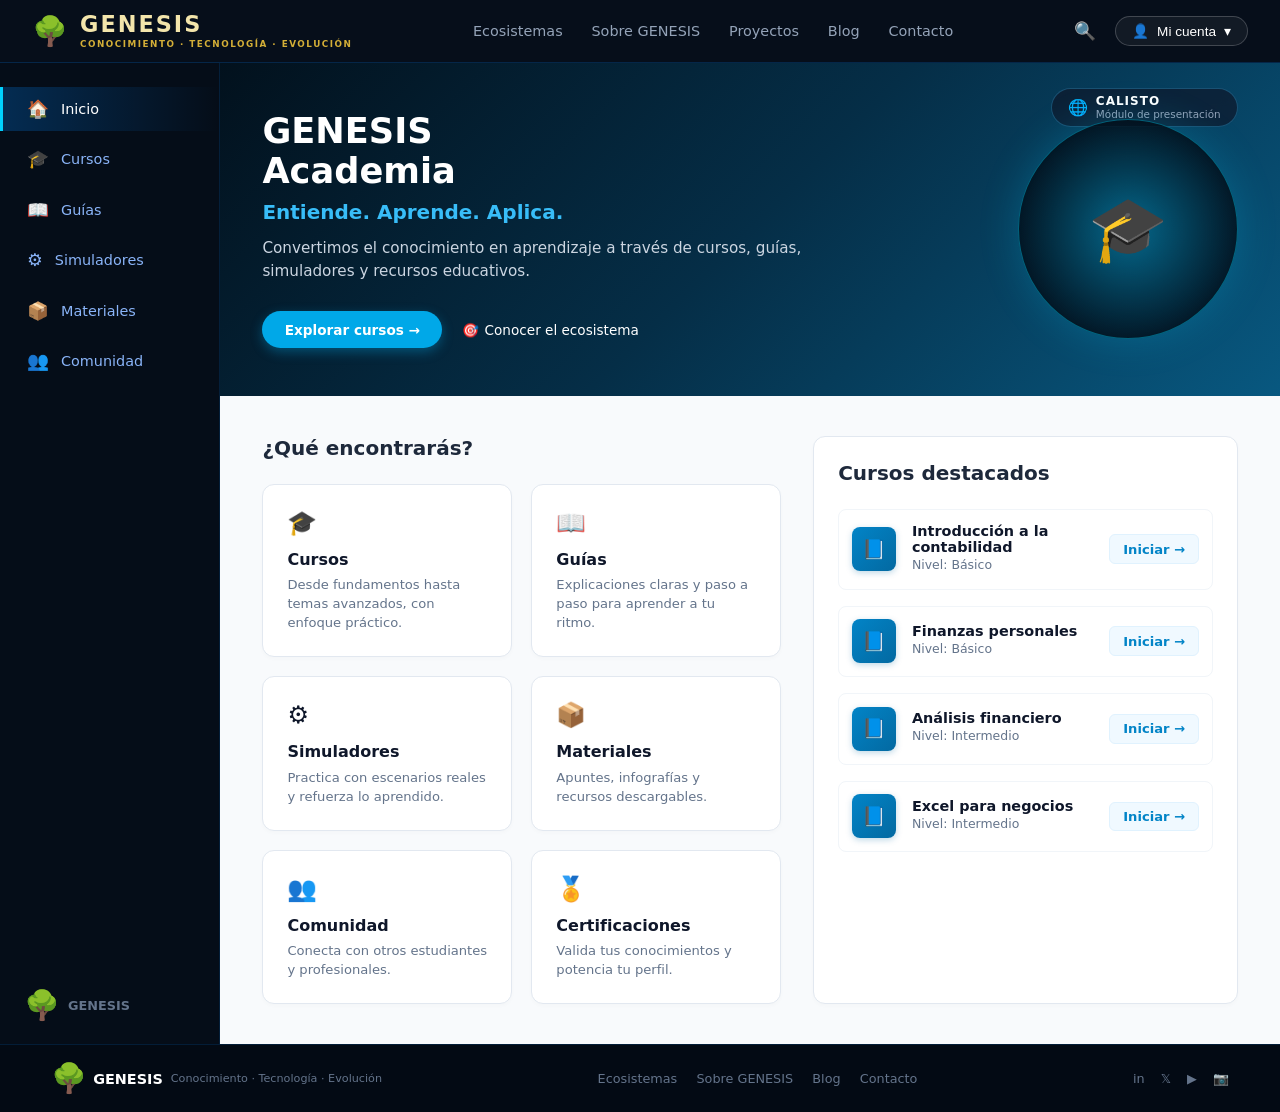
<file: Academia/Academia.html>
<!DOCTYPE html>
<html lang="es">
<head>
    <meta charset="UTF-8">
    <meta name="viewport" content="width=device-width, initial-scale=1.0">
    <title>GENESIS - Academia</title>
    <link rel="stylesheet" href="Academia.css">
</head>
<body class="dashboard-body">

    <!-- BARRA SUPERIOR (TOPBAR) -->
    <header class="topbar">
        <div class="topbar-left">
            <a href="index.html" class="logo-link">
                <span class="logo-icon">🌳</span>
                <div class="logo-text">
                    <span class="brand-name">GENESIS</span>
                    <span class="tagline">CONOCIMIENTO · TECNOLOGÍA · EVOLUCIÓN</span>
                </div>
            </a>
        </div>

        <nav class="topbar-nav">
            <a href="index.html">Ecosistemas</a>
            <a href="#sobre-genesis">Sobre GENESIS</a>
            <a href="#proyectos">Proyectos</a>
            <a href="#blog">Blog</a>
            <a href="#contacto">Contacto</a>
        </nav>

        <div class="topbar-actions">
            <button class="search-btn" aria-label="Buscar">🔍</button>
            <button class="user-account-btn">
                <span class="user-avatar">👤</span>
                <span>Mi cuenta</span>
                <span class="arrow">▾</span>
            </button>
        </div>
    </header>

    <!-- CONTENEDOR PRINCIPAL CON MENÚ LATERAL Y CONTENIDO -->
    <div class="dashboard-container">

        <!-- MENÚ LATERAL IZQUIERDO (SIDEBAR ACADEMIA) -->
        <aside class="sidebar">
            <nav class="sidebar-menu">
                <a href="#inicio" class="sidebar-item active">
                    <span class="sidebar-icon">🏠</span>
                    <span class="sidebar-label">Inicio</span>
                </a>
                <a href="#cursos" class="sidebar-item">
                    <span class="sidebar-icon">🎓</span>
                    <span class="sidebar-label">Cursos</span>
                </a>
                <a href="#guias" class="sidebar-item">
                    <span class="sidebar-icon">📖</span>
                    <span class="sidebar-label">Guías</span>
                </a>
                <a href="#simuladores" class="sidebar-item">
                    <span class="sidebar-icon">⚙️</span>
                    <span class="sidebar-label">Simuladores</span>
                </a>
                <a href="#materiales" class="sidebar-item">
                    <span class="sidebar-icon">📦</span>
                    <span class="sidebar-label">Materiales</span>
                </a>
                <a href="#comunidad" class="sidebar-item">
                    <span class="sidebar-icon">👥</span>
                    <span class="sidebar-label">Comunidad</span>
                </a>
            </nav>

            <div class="sidebar-footer">
                <span class="logo-icon">🌳</span>
                <span class="sidebar-footer-text">GENESIS</span>
            </div>
        </aside>

        <!-- ÁREA DE CONTENIDO PRINCIPAL -->
        <main class="dashboard-main">
            
            <!-- HERO HERO ACADEMIA -->
            <section class="hero-banner-cyan">
                <div class="hero-banner-info">
                    <h1>GENESIS<br>Academia</h1>
                    <h2>Entiende. Aprende. Aplica.</h2>
                    <p>Convertimos el conocimiento en aprendizaje a través de cursos, guías, simuladores y recursos educativos.</p>
                    
                    <div class="hero-banner-actions">
                        <a href="#cursos" class="btn-banner-cyan">Explorar cursos &rarr;</a>
                        <a href="#ecosistema" class="btn-banner-secondary">
                            <span class="play-icon">🎯</span> Conocer el ecosistema
                        </a>
                    </div>
                </div>

                <div class="hero-banner-graphic">
                    <div class="graphic-circle-cyan">
                        <span class="graphic-icon">🎓</span>
                    </div>
                </div>

                <!-- Insignia flotante estilo Calisto -->
                <div class="floating-badge">
                    <span class="badge-icon">🌐</span>
                    <div class="badge-text">
                        <strong>CALISTO</strong>
                        <small>Módulo de presentación</small>
                    </div>
                </div>
            </section>

            <!-- SECCIÓN INFERIOR EN DOS COLUMNAS -->
            <div class="content-split-grid">
                
                <!-- COLUMNA IZQUIERDA: ¿QUÉ ENCONTRARÁS? -->
                <section class="categories-section-left">
                    <h2 class="block-title">¿Qué encontrarás?</h2>

                    <div class="cards-grid-2col">
                        <!-- Tarjeta 1 -->
                        <div class="dev-card">
                            <div class="dev-card-icon">🎓</div>
                            <h3>Cursos</h3>
                            <p>Desde fundamentos hasta temas avanzados, con enfoque práctico.</p>
                        </div>

                        <!-- Tarjeta 2 -->
                        <div class="dev-card">
                            <div class="dev-card-icon">📖</div>
                            <h3>Guías</h3>
                            <p>Explicaciones claras y paso a paso para aprender a tu ritmo.</p>
                        </div>

                        <!-- Tarjeta 3 -->
                        <div class="dev-card">
                            <div class="dev-card-icon">⚙️</div>
                            <h3>Simuladores</h3>
                            <p>Practica con escenarios reales y refuerza lo aprendido.</p>
                        </div>

                        <!-- Tarjeta 4 -->
                        <div class="dev-card">
                            <div class="dev-card-icon">📦</div>
                            <h3>Materiales</h3>
                            <p>Apuntes, infografías y recursos descargables.</p>
                        </div>

                        <!-- Tarjeta 5 -->
                        <div class="dev-card">
                            <div class="dev-card-icon">👥</div>
                            <h3>Comunidad</h3>
                            <p>Conecta con otros estudiantes y profesionales.</p>
                        </div>

                        <!-- Tarjeta 6 -->
                        <div class="dev-card">
                            <div class="dev-card-icon">🏅</div>
                            <h3>Certificaciones</h3>
                            <p>Valida tus conocimientos y potencia tu perfil.</p>
                        </div>
                    </div>
                </section>

                <!-- COLUMNA DERECHA: CURSOS DESTACADOS -->
                <section class="library-section-right">
                    <h2 class="block-title">Cursos destacados</h2>

                    <div class="library-list">
                        <!-- Curso 1 -->
                        <article class="library-item">
                            <div class="course-badge-icon">📘</div>
                            <div class="item-info">
                                <h4>Introducción a la contabilidad</h4>
                                <p>Nivel: Básico</p>
                            </div>
                            <a href="#" class="btn-course-action">Iniciar &rarr;</a>
                        </article>

                        <!-- Curso 2 -->
                        <article class="library-item">
                            <div class="course-badge-icon">📘</div>
                            <div class="item-info">
                                <h4>Finanzas personales</h4>
                                <p>Nivel: Básico</p>
                            </div>
                            <a href="#" class="btn-course-action">Iniciar &rarr;</a>
                        </article>

                        <!-- Curso 3 -->
                        <article class="library-item">
                            <div class="course-badge-icon">📘</div>
                            <div class="item-info">
                                <h4>Análisis financiero</h4>
                                <p>Nivel: Intermedio</p>
                            </div>
                            <a href="#" class="btn-course-action">Iniciar &rarr;</a>
                        </article>

                        <!-- Curso 4 -->
                        <article class="library-item">
                            <div class="course-badge-icon">📘</div>
                            <div class="item-info">
                                <h4>Excel para negocios</h4>
                                <p>Nivel: Intermedio</p>
                            </div>
                            <a href="#" class="btn-course-action">Iniciar &rarr;</a>
                        </article>
                    </div>
                </section>

            </div>
        </main>
    </div>

    <!-- FOOTER GENERAL -->
    <footer class="footer-dashboard">
        <div class="footer-left">
            <span class="logo-icon">🌳</span>
            <span class="brand-name-sm">GENESIS</span>
            <span class="tagline-sm">Conocimiento · Tecnología · Evolución</span>
        </div>
        <div class="footer-center">
            <a href="#">Ecosistemas</a>
            <a href="#">Sobre GENESIS</a>
            <a href="#">Blog</a>
            <a href="#">Contacto</a>
        </div>
        <div class="footer-socials">
            <a href="#">in</a>
            <a href="#">𝕏</a>
            <a href="#">▶</a>
            <a href="#">📷</a>
        </div>
    </footer>

</body>
</html>
</file>
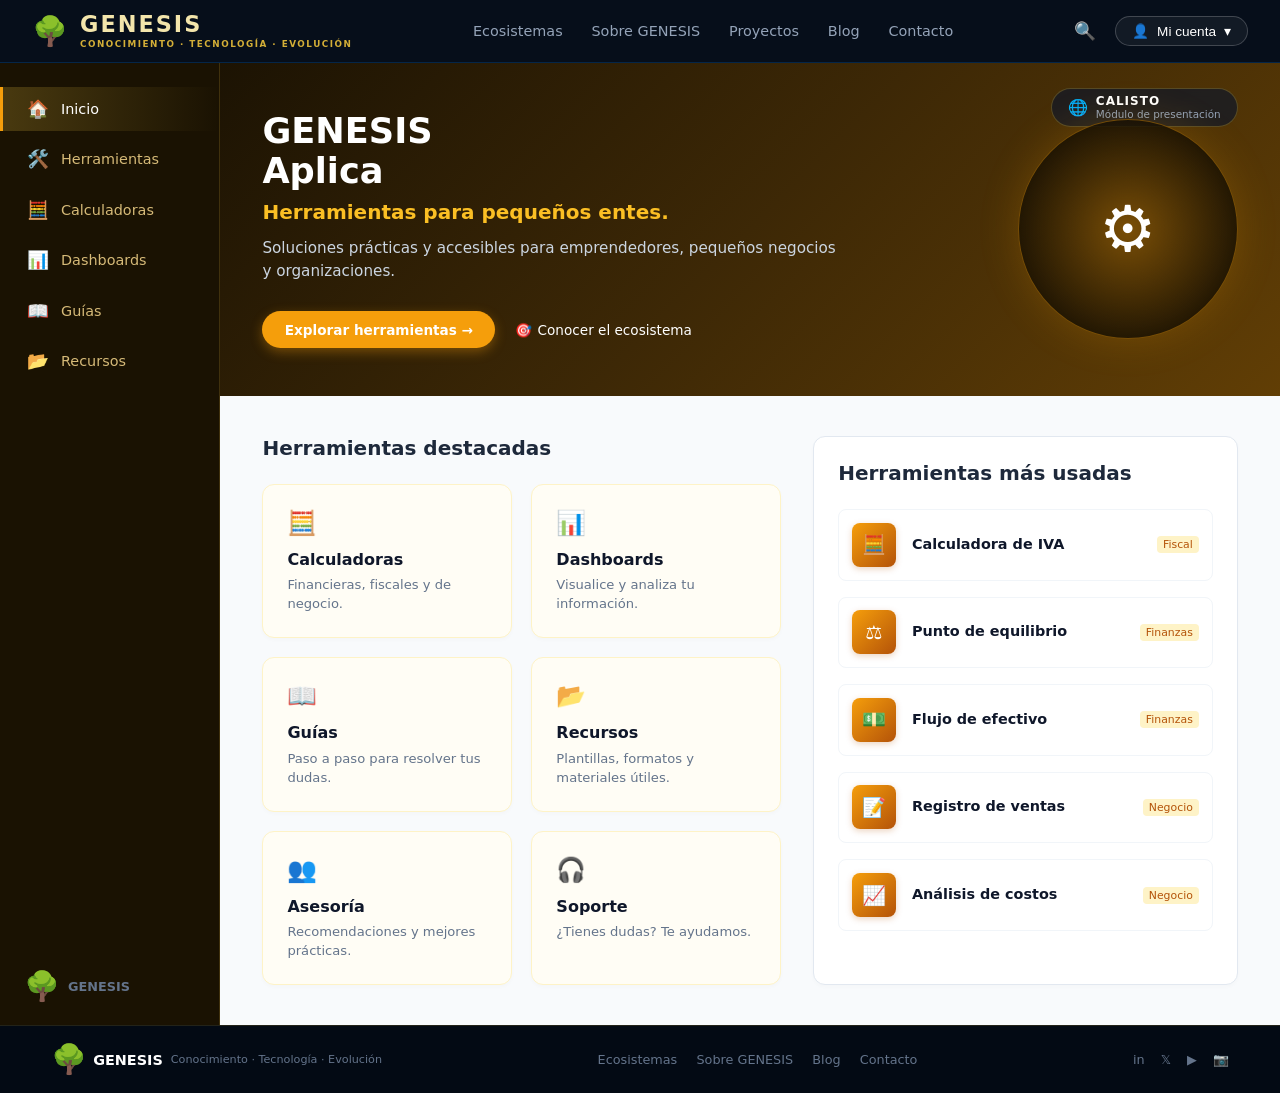
<file: Aplica/Aplica.html>
<!DOCTYPE html>
<html lang="es">
<head>
    <meta charset="UTF-8">
    <meta name="viewport" content="width=device-width, initial-scale=1.0">
    <title>GENESIS - Aplica</title>
    <link rel="stylesheet" href="Aplica.css">
</head>
<body class="dashboard-body">

    <!-- BARRA SUPERIOR (TOPBAR) -->
    <header class="topbar">
        <div class="topbar-left">
            <a href="index.html" class="logo-link">
                <span class="logo-icon">🌳</span>
                <div class="logo-text">
                    <span class="brand-name">GENESIS</span>
                    <span class="tagline">CONOCIMIENTO · TECNOLOGÍA · EVOLUCIÓN</span>
                </div>
            </a>
        </div>

        <nav class="topbar-nav">
            <a href="index.html">Ecosistemas</a>
            <a href="#sobre-genesis">Sobre GENESIS</a>
            <a href="#proyectos">Proyectos</a>
            <a href="#blog">Blog</a>
            <a href="#contacto">Contacto</a>
        </nav>

        <div class="topbar-actions">
            <button class="search-btn" aria-label="Buscar">🔍</button>
            <button class="user-account-btn">
                <span class="user-avatar">👤</span>
                <span>Mi cuenta</span>
                <span class="arrow">▾</span>
            </button>
        </div>
    </header>

    <!-- CONTENEDOR PRINCIPAL CON MENÚ LATERAL Y CONTENIDO -->
    <div class="dashboard-container">

        <!-- MENÚ LATERAL IZQUIERDO (SIDEBAR APLICA) -->
        <aside class="sidebar sidebar-amber">
            <nav class="sidebar-menu">
                <a href="#inicio" class="sidebar-item active">
                    <span class="sidebar-icon">🏠</span>
                    <span class="sidebar-label">Inicio</span>
                </a>
                <a href="#herramientas" class="sidebar-item">
                    <span class="sidebar-icon">🛠️</span>
                    <span class="sidebar-label">Herramientas</span>
                </a>
                <a href="#calculadoras" class="sidebar-item">
                    <span class="sidebar-icon">🧮</span>
                    <span class="sidebar-label">Calculadoras</span>
                </a>
                <a href="#dashboards" class="sidebar-item">
                    <span class="sidebar-icon">📊</span>
                    <span class="sidebar-label">Dashboards</span>
                </a>
                <a href="#guias" class="sidebar-item">
                    <span class="sidebar-icon">📖</span>
                    <span class="sidebar-label">Guías</span>
                </a>
                <a href="#recursos" class="sidebar-item">
                    <span class="sidebar-icon">📂</span>
                    <span class="sidebar-label">Recursos</span>
                </a>
            </nav>

            <div class="sidebar-footer">
                <span class="logo-icon">🌳</span>
                <span class="sidebar-footer-text">GENESIS</span>
            </div>
        </aside>

        <!-- ÁREA DE CONTENIDO PRINCIPAL -->
        <main class="dashboard-main">
            
            <!-- HERO APLICA (AMBAR / DOURADO) -->
            <section class="hero-banner-amber">
                <div class="hero-banner-info">
                    <h1>GENESIS<br>Aplica</h1>
                    <h2>Herramientas para pequeños entes.</h2>
                    <p>Soluciones prácticas y accesibles para emprendedores, pequeños negocios y organizaciones.</p>
                    
                    <div class="hero-banner-actions">
                        <a href="#herramientas" class="btn-banner-amber">Explorar herramientas &rarr;</a>
                        <a href="#ecosistema" class="btn-banner-secondary">
                            <span class="play-icon">🎯</span> Conocer el ecosistema
                        </a>
                    </div>
                </div>

                <div class="hero-banner-graphic">
                    <div class="graphic-circle-amber">
                        <span class="graphic-icon">⚙️</span>
                    </div>
                </div>

                <!-- Insignia flotante estilo Calisto -->
                <div class="floating-badge">
                    <span class="badge-icon">🌐</span>
                    <div class="badge-text">
                        <strong>CALISTO</strong>
                        <small>Módulo de presentación</small>
                    </div>
                </div>
            </section>

            <!-- SECCIÓN INFERIOR EN DOS COLUMNAS -->
            <div class="content-split-grid">
                
                <!-- COLUMNA IZQUIERDA: HERRAMIENTAS DESTACADAS -->
                <section class="categories-section-left">
                    <h2 class="block-title">Herramientas destacadas</h2>

                    <div class="cards-grid-2col">
                        <!-- Tarjeta 1 -->
                        <div class="dev-card card-amber">
                            <div class="dev-card-icon icon-amber">🧮</div>
                            <h3>Calculadoras</h3>
                            <p>Financieras, fiscales y de negocio.</p>
                        </div>

                        <!-- Tarjeta 2 -->
                        <div class="dev-card card-amber">
                            <div class="dev-card-icon icon-amber">📊</div>
                            <h3>Dashboards</h3>
                            <p>Visualice y analiza tu información.</p>
                        </div>

                        <!-- Tarjeta 3 -->
                        <div class="dev-card card-amber">
                            <div class="dev-card-icon icon-amber">📖</div>
                            <h3>Guías</h3>
                            <p>Paso a paso para resolver tus dudas.</p>
                        </div>

                        <!-- Tarjeta 4 -->
                        <div class="dev-card card-amber">
                            <div class="dev-card-icon icon-amber">📂</div>
                            <h3>Recursos</h3>
                            <p>Plantillas, formatos y materiales útiles.</p>
                        </div>

                        <!-- Tarjeta 5 -->
                        <div class="dev-card card-amber">
                            <div class="dev-card-icon icon-amber">👥</div>
                            <h3>Asesoría</h3>
                            <p>Recomendaciones y mejores prácticas.</p>
                        </div>

                        <!-- Tarjeta 6 -->
                        <div class="dev-card card-amber">
                            <div class="dev-card-icon icon-amber">🎧</div>
                            <h3>Soporte</h3>
                            <p>¿Tienes dudas? Te ayudamos.</p>
                        </div>
                    </div>
                </section>

                <!-- COLUMNA DERECHA: HERRAMIENTAS MÁS USADAS -->
                <section class="library-section-right">
                    <h2 class="block-title">Herramientas más usadas</h2>

                    <div class="library-list">
                        <!-- Herramienta 1 -->
                        <article class="library-item">
                            <div class="tool-badge-icon">🧮</div>
                            <div class="item-info">
                                <h4>Calculadora de IVA</h4>
                            </div>
                            <span class="tag tag-amber">Fiscal</span>
                        </article>

                        <!-- Herramienta 2 -->
                        <article class="library-item">
                            <div class="tool-badge-icon">⚖️</div>
                            <div class="item-info">
                                <h4>Punto de equilibrio</h4>
                            </div>
                            <span class="tag tag-amber">Finanzas</span>
                        </article>

                        <!-- Herramienta 3 -->
                        <article class="library-item">
                            <div class="tool-badge-icon">💵</div>
                            <div class="item-info">
                                <h4>Flujo de efectivo</h4>
                            </div>
                            <span class="tag tag-amber">Finanzas</span>
                        </article>

                        <!-- Herramienta 4 -->
                        <article class="library-item">
                            <div class="tool-badge-icon">📝</div>
                            <div class="item-info">
                                <h4>Registro de ventas</h4>
                            </div>
                            <span class="tag tag-amber">Negocio</span>
                        </article>

                        <!-- Herramienta 5 -->
                        <article class="library-item">
                            <div class="tool-badge-icon">📈</div>
                            <div class="item-info">
                                <h4>Análisis de costos</h4>
                            </div>
                            <span class="tag tag-amber">Negocio</span>
                        </article>
                    </div>
                </section>

            </div>
        </main>
    </div>

    <!-- FOOTER GENERAL -->
    <footer class="footer-dashboard">
        <div class="footer-left">
            <span class="logo-icon">🌳</span>
            <span class="brand-name-sm">GENESIS</span>
            <span class="tagline-sm">Conocimiento · Tecnología · Evolución</span>
        </div>
        <div class="footer-center">
            <a href="#">Ecosistemas</a>
            <a href="#">Sobre GENESIS</a>
            <a href="#">Blog</a>
            <a href="#">Contacto</a>
        </div>
        <div class="footer-socials">
            <a href="#">in</a>
            <a href="#">𝕏</a>
            <a href="#">▶</a>
            <a href="#">📷</a>
        </div>
    </footer>

</body>
</html>
</file>
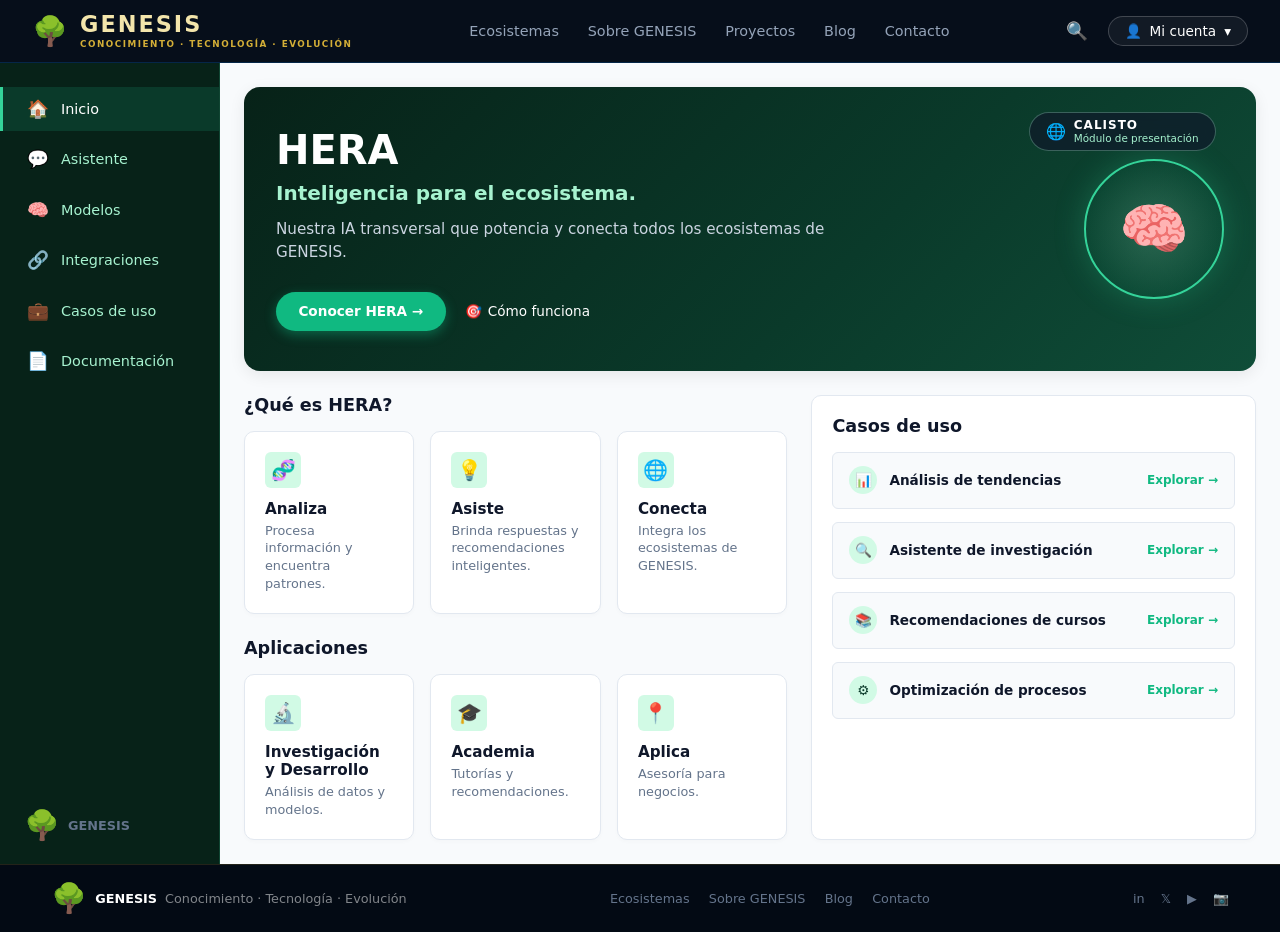
<file: Hera/Hera.html>
<!DOCTYPE html>
<html lang="es">
<head>
    <meta charset="UTF-8">
    <meta name="viewport" content="width=device-width, initial-scale=1.0">
    <title>GENESIS - HERA</title>
    <link rel="stylesheet" href="Hera.css">
</head>
<body class="dashboard-body">

    <!-- BARRA SUPERIOR (TOPBAR) -->
    <header class="topbar">
        <div class="topbar-left">
            <a href="index.html" class="logo-link">
                <span class="logo-icon">🌳</span>
                <div class="logo-text">
                    <span class="brand-name">GENESIS</span>
                    <span class="tagline">CONOCIMIENTO · TECNOLOGÍA · EVOLUCIÓN</span>
                </div>
            </a>
        </div>

        <nav class="topbar-nav">
            <a href="index.html">Ecosistemas</a>
            <a href="#sobre-genesis">Sobre GENESIS</a>
            <a href="#proyectos">Proyectos</a>
            <a href="#blog">Blog</a>
            <a href="#contacto">Contacto</a>
        </nav>

        <div class="topbar-actions">
            <button class="search-btn" aria-label="Buscar">🔍</button>
            <button class="user-account-btn">
                <span class="user-avatar">👤</span>
                <span>Mi cuenta</span>
                <span class="arrow">▾</span>
            </button>
        </div>
    </header>

    <!-- CONTENEDOR PRINCIPAL CON MENÚ LATERAL Y CONTENIDO -->
    <div class="dashboard-container">

        <!-- MENÚ LATERAL IZQUIERDO (SIDEBAR HERA - VERDE ESMERALDA) -->
        <aside class="sidebar sidebar-green">
            <nav class="sidebar-menu">
                <a href="#inicio" class="sidebar-item active">
                    <span class="sidebar-icon">🏠</span>
                    <span class="sidebar-label">Inicio</span>
                </a>
                <a href="#asistente" class="sidebar-item">
                    <span class="sidebar-icon">💬</span>
                    <span class="sidebar-label">Asistente</span>
                </a>
                <a href="#modelos" class="sidebar-item">
                    <span class="sidebar-icon">🧠</span>
                    <span class="sidebar-label">Modelos</span>
                </a>
                <a href="#integraciones" class="sidebar-item">
                    <span class="sidebar-icon">🔗</span>
                    <span class="sidebar-label">Integraciones</span>
                </a>
                <a href="#casos-de-uso" class="sidebar-item">
                    <span class="sidebar-icon">💼</span>
                    <span class="sidebar-label">Casos de uso</span>
                </a>
                <a href="#documentacion" class="sidebar-item">
                    <span class="sidebar-icon">📄</span>
                    <span class="sidebar-label">Documentación</span>
                </a>
            </nav>

            <div class="sidebar-footer">
                <span class="logo-icon">🌳</span>
                <span class="sidebar-footer-text">GENESIS</span>
            </div>
        </aside>

        <!-- ÁREA DE CONTENIDO PRINCIPAL -->
        <main class="dashboard-main">
            
            <!-- HERO HERA (VERDE ESMERALDA / CEREBRO VIRTUAL / IA) -->
            <section class="hero-banner-green">
                <div class="hero-banner-info">
                    <h1>HERA</h1>
                    <h2>Inteligencia para el ecosistema.</h2>
                    <p>Nuestra IA transversal que potencia y conecta todos los ecosistemas de GENESIS.</p>
                    
                    <div class="hero-banner-actions">
                        <a href="#conocer-hera" class="btn-banner-green">Conocer HERA &rarr;</a>
                        <a href="#como-funciona" class="btn-banner-secondary">
                            <span class="play-icon">🎯</span> Cómo funciona
                        </a>
                    </div>
                </div>

                <div class="hero-banner-graphic">
                    <div class="graphic-circle-green">
                        <span class="graphic-icon">🧠</span>
                    </div>
                </div>

                <!-- Insignia flotante estilo Calisto -->
                <div class="floating-badge floating-badge-green">
                    <span class="badge-icon">🌐</span>
                    <div class="badge-text">
                        <strong>CALISTO</strong>
                        <small>Módulo de presentación</small>
                    </div>
                </div>
            </section>

            <!-- SECCIÓN INFERIOR EN DOS COLUMNAS -->
            <div class="content-split-grid">
                
                <!-- COLUMNA IZQUIERDA: QUÉ ES HERA Y APLICACIONES -->
                <div class="left-content-stack">
                    
                    <!-- BLOQUE: ¿Qué es HERA? -->
                    <section class="categories-section-left">
                        <h2 class="block-title">¿Qué es HERA?</h2>

                        <div class="cards-grid-3col">
                            <!-- Tarjeta 1 -->
                            <div class="dev-card card-green">
                                <div class="dev-card-icon icon-green">🧬</div>
                                <h3>Analiza</h3>
                                <p>Procesa información y encuentra patrones.</p>
                            </div>

                            <!-- Tarjeta 2 -->
                            <div class="dev-card card-green">
                                <div class="dev-card-icon icon-green">💡</div>
                                <h3>Asiste</h3>
                                <p>Brinda respuestas y recomendaciones inteligentes.</p>
                            </div>

                            <!-- Tarjeta 3 -->
                            <div class="dev-card card-green">
                                <div class="dev-card-icon icon-green">🌐</div>
                                <h3>Conecta</h3>
                                <p>Integra los ecosistemas de GENESIS.</p>
                            </div>
                        </div>
                    </section>

                    <!-- BLOQUE: Aplicaciones -->
                    <section class="categories-section-left margin-top-md">
                        <h2 class="block-title">Aplicaciones</h2>

                        <div class="cards-grid-3col">
                            <!-- Tarjeta 1 -->
                            <div class="dev-card card-green">
                                <div class="dev-card-icon icon-green">🔬</div>
                                <h3>Investigación y Desarrollo</h3>
                                <p>Análisis de datos y modelos.</p>
                            </div>

                            <!-- Tarjeta 2 -->
                            <div class="dev-card card-green">
                                <div class="dev-card-icon icon-green">🎓</div>
                                <h3>Academia</h3>
                                <p>Tutorías y recomendaciones.</p>
                            </div>

                            <!-- Tarjeta 3 -->
                            <div class="dev-card card-green">
                                <div class="dev-card-icon icon-green">📍</div>
                                <h3>Aplica</h3>
                                <p>Asesoría para negocios.</p>
                            </div>
                        </div>
                    </section>

                </div>

                <!-- COLUMNA DERECHA: CASOS DE USO -->
                <section class="library-section-right">
                    <h2 class="block-title">Casos de uso</h2>

                    <div class="use-cases-list">
                        <!-- Caso 1 -->
                        <article class="use-case-item">
                            <div class="use-case-left">
                                <span class="use-case-icon">📊</span>
                                <h4>Análisis de tendencias</h4>
                            </div>
                            <a href="#explorar-1" class="btn-explore">Explorar &rarr;</a>
                        </article>

                        <!-- Caso 2 -->
                        <article class="use-case-item">
                            <div class="use-case-left">
                                <span class="use-case-icon">🔍</span>
                                <h4>Asistente de investigación</h4>
                            </div>
                            <a href="#explorar-2" class="btn-explore">Explorar &rarr;</a>
                        </article>

                        <!-- Caso 3 -->
                        <article class="use-case-item">
                            <div class="use-case-left">
                                <span class="use-case-icon">📚</span>
                                <h4>Recomendaciones de cursos</h4>
                            </div>
                            <a href="#explorar-3" class="btn-explore">Explorar &rarr;</a>
                        </article>

                        <!-- Caso 4 -->
                        <article class="use-case-item">
                            <div class="use-case-left">
                                <span class="use-case-icon">⚙️</span>
                                <h4>Optimización de procesos</h4>
                            </div>
                            <a href="#explorar-4" class="btn-explore">Explorar &rarr;</a>
                        </article>
                    </div>
                </section>

            </div>
        </main>
    </div>

    <!-- FOOTER GENERAL -->
    <footer class="footer-dashboard">
        <div class="footer-left">
            <span class="logo-icon">🌳</span>
            <span class="brand-name-sm">GENESIS</span>
            <span class="tagline-sm">Conocimiento · Tecnología · Evolución</span>
        </div>
        <div class="footer-center">
            <a href="#">Ecosistemas</a>
            <a href="#">Sobre GENESIS</a>
            <a href="#">Blog</a>
            <a href="#">Contacto</a>
        </div>
        <div class="footer-socials">
            <a href="#">in</a>
            <a href="#">𝕏</a>
            <a href="#">▶</a>
            <a href="#">📷</a>
        </div>
    </footer>

</body>
</html>
</file>
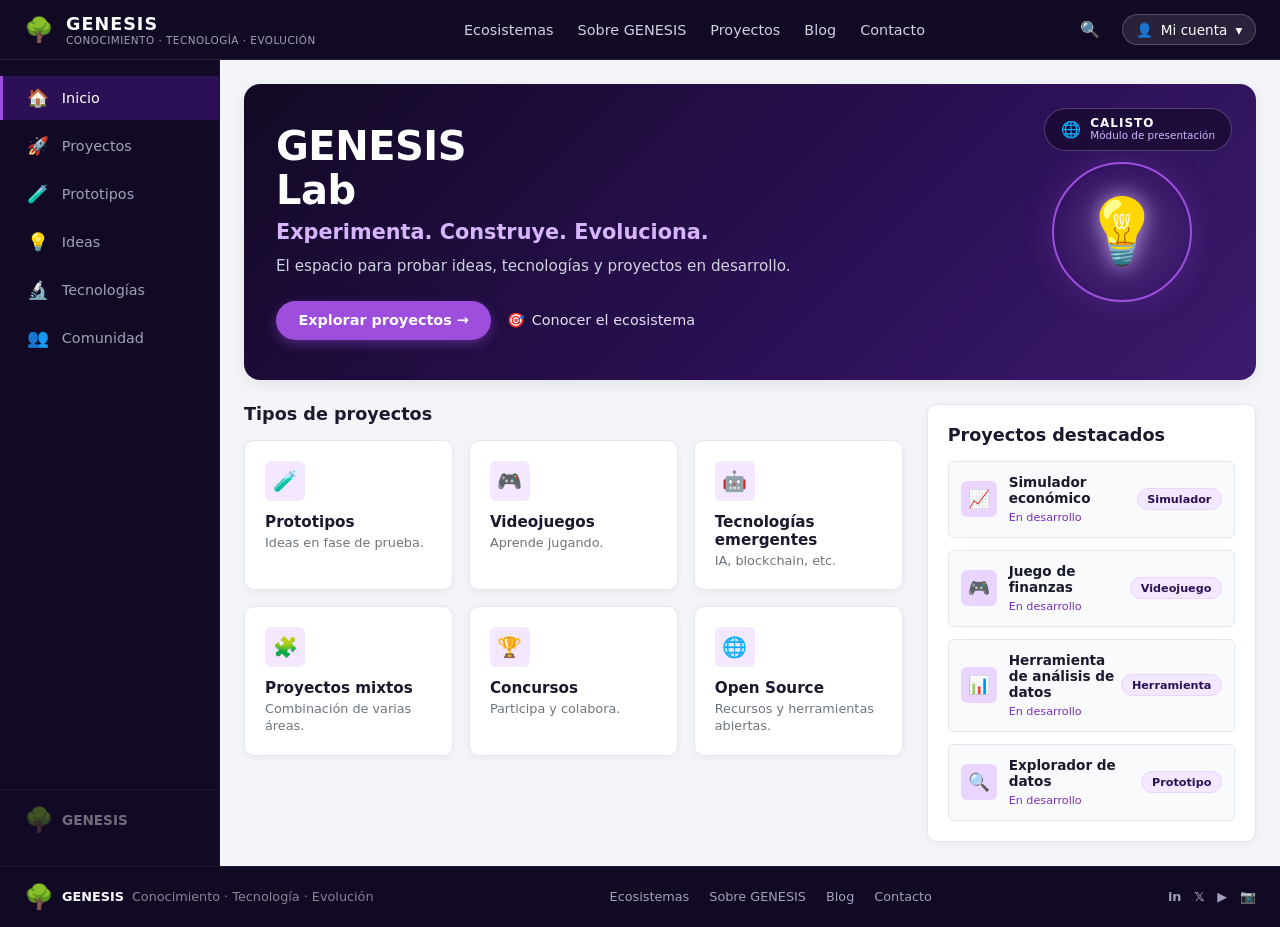
<file: Laboratorio/Lab.html>
<!DOCTYPE html>
<html lang="es">
<head>
    <meta charset="UTF-8">
    <meta name="viewport" content="width=device-width, initial-scale=1.0">
    <title>GENESIS - Lab</title>
    <link rel="stylesheet" href="Lab.css">
</head>
<body class="dashboard-body">

    <!-- BARRA SUPERIOR (TOPBAR) -->
    <header class="topbar">
        <div class="topbar-left">
            <a href=".../index.html" class="logo-link">
                <span class="logo-icon">🌳</span>
                <div class="logo-text">
                    <span class="brand-name">GENESIS</span>
                    <span class="tagline">CONOCIMIENTO · TECNOLOGÍA · EVOLUCIÓN</span>
                </div>
            </a>
        </div>

        <nav class="topbar-nav">
            <a href="index.html">Ecosistemas</a>
            <a href="#sobre-genesis">Sobre GENESIS</a>
            <a href="#proyectos">Proyectos</a>
            <a href="#blog">Blog</a>
            <a href="#contacto">Contacto</a>
        </nav>

        <div class="topbar-actions">
            <button class="search-btn" aria-label="Buscar">🔍</button>
            <button class="user-account-btn">
                <span class="user-avatar">👤</span>
                <span>Mi cuenta</span>
                <span class="arrow">▾</span>
            </button>
        </div>
    </header>

    <!-- CONTENEDOR PRINCIPAL CON MENÚ LATERAL Y CONTENIDO -->
    <div class="dashboard-container">

        <!-- MENÚ LATERAL IZQUIERDO (SIDEBAR LAB - VIOLETA / PÚRPURA) -->
        <aside class="sidebar sidebar-purple">
            <nav class="sidebar-menu">
                <a href="#inicio" class="sidebar-item active">
                    <span class="sidebar-icon">🏠</span>
                    <span class="sidebar-label">Inicio</span>
                </a>
                <a href="#proyectos" class="sidebar-item">
                    <span class="sidebar-icon">🚀</span>
                    <span class="sidebar-label">Proyectos</span>
                </a>
                <a href="#prototipos" class="sidebar-item">
                    <span class="sidebar-icon">🧪</span>
                    <span class="sidebar-label">Prototipos</span>
                </a>
                <a href="#ideas" class="sidebar-item">
                    <span class="sidebar-icon">💡</span>
                    <span class="sidebar-label">Ideas</span>
                </a>
                <a href="#tecnologias" class="sidebar-item">
                    <span class="sidebar-icon">🔬</span>
                    <span class="sidebar-label">Tecnologías</span>
                </a>
                <a href="#comunidad" class="sidebar-item">
                    <span class="sidebar-icon">👥</span>
                    <span class="sidebar-label">Comunidad</span>
                </a>
            </nav>

            <div class="sidebar-footer">
                <span class="logo-icon">🌳</span>
                <span class="sidebar-footer-text">GENESIS</span>
            </div>
        </aside>

        <!-- ÁREA DE CONTENIDO PRINCIPAL -->
        <main class="dashboard-main">
            
            <!-- HERO LAB (PÚRPURA / LABORATORIO / BOMBILLA) -->
            <section class="hero-banner-purple">
                <div class="hero-banner-info">
                    <h1>GENESIS<br>Lab</h1>
                    <h2>Experimenta. Construye. Evoluciona.</h2>
                    <p>El espacio para probar ideas, tecnologías y proyectos en desarrollo.</p>
                    
                    <div class="hero-banner-actions">
                        <a href="#proyectos" class="btn-banner-purple">Explorar proyectos &rarr;</a>
                        <a href="#ecosistema" class="btn-banner-secondary">
                            <span class="play-icon">🎯</span> Conocer el ecosistema
                        </a>
                    </div>
                </div>

                <div class="hero-banner-graphic">
                    <div class="graphic-circle-purple">
                        <span class="graphic-icon">💡</span>
                    </div>
                </div>

                <!-- Insignia flotante estilo Calisto -->
                <div class="floating-badge">
                    <span class="badge-icon">🌐</span>
                    <div class="badge-text">
                        <strong>CALISTO</strong>
                        <small>Módulo de presentación</small>
                    </div>
                </div>
            </section>

            <!-- SECCIÓN INFERIOR EN DOS COLUMNAS -->
            <div class="content-split-grid">
                
                <!-- COLUMNA IZQUIERDA: TIPOS DE PROYECTOS -->
                <section class="categories-section-left">
                    <h2 class="block-title">Tipos de proyectos</h2>

                    <div class="cards-grid-2col">
                        <!-- Tarjeta 1 -->
                        <div class="dev-card card-purple">
                            <div class="dev-card-icon icon-purple">🧪</div>
                            <h3>Prototipos</h3>
                            <p>Ideas en fase de prueba.</p>
                        </div>

                        <!-- Tarjeta 2 -->
                        <div class="dev-card card-purple">
                            <div class="dev-card-icon icon-purple">🎮</div>
                            <h3>Videojuegos</h3>
                            <p>Aprende jugando.</p>
                        </div>

                        <!-- Tarjeta 3 -->
                        <div class="dev-card card-purple">
                            <div class="dev-card-icon icon-purple">🤖</div>
                            <h3>Tecnologías emergentes</h3>
                            <p>IA, blockchain, etc.</p>
                        </div>

                        <!-- Tarjeta 4 -->
                        <div class="dev-card card-purple">
                            <div class="dev-card-icon icon-purple">🧩</div>
                            <h3>Proyectos mixtos</h3>
                            <p>Combinación de varias áreas.</p>
                        </div>

                        <!-- Tarjeta 5 -->
                        <div class="dev-card card-purple">
                            <div class="dev-card-icon icon-purple">🏆</div>
                            <h3>Concursos</h3>
                            <p>Participa y colabora.</p>
                        </div>

                        <!-- Tarjeta 6 -->
                        <div class="dev-card card-purple">
                            <div class="dev-card-icon icon-purple">🌐</div>
                            <h3>Open Source</h3>
                            <p>Recursos y herramientas abiertas.</p>
                        </div>
                    </div>
                </section>

                <!-- COLUMNA DERECHA: PROYECTOS DESTACADOS -->
                <section class="library-section-right">
                    <h2 class="block-title">Proyectos destacados</h2>

                    <div class="library-list">
                        <!-- Proyecto 1 -->
                        <article class="library-item">
                            <div class="tool-badge-icon badge-purple">📈</div>
                            <div class="item-info">
                                <h4>Simulador económico</h4>
                                <p><span class="status-badge status-desarrollo-purple">En desarrollo</span></p>
                            </div>
                            <span class="tag tag-purple">Simulador</span>
                        </article>

                        <!-- Proyecto 2 -->
                        <article class="library-item">
                            <div class="tool-badge-icon badge-purple">🎮</div>
                            <div class="item-info">
                                <h4>Juego de finanzas</h4>
                                <p><span class="status-badge status-desarrollo-purple">En desarrollo</span></p>
                            </div>
                            <span class="tag tag-purple">Videojuego</span>
                        </article>

                        <!-- Proyecto 3 -->
                        <article class="library-item">
                            <div class="tool-badge-icon badge-purple">📊</div>
                            <div class="item-info">
                                <h4>Herramienta de análisis de datos</h4>
                                <p><span class="status-badge status-desarrollo-purple">En desarrollo</span></p>
                            </div>
                            <span class="tag tag-purple">Herramienta</span>
                        </article>

                        <!-- Proyecto 4 -->
                        <article class="library-item">
                            <div class="tool-badge-icon badge-purple">🔍</div>
                            <div class="item-info">
                                <h4>Explorador de datos</h4>
                                <p><span class="status-badge status-desarrollo-purple">En desarrollo</span></p>
                            </div>
                            <span class="tag tag-purple">Prototipo</span>
                        </article>
                    </div>
                </section>

            </div>
        </main>
    </div>

    <!-- FOOTER GENERAL -->
    <footer class="footer-dashboard">
        <div class="footer-left">
            <span class="logo-icon">🌳</span>
            <span class="brand-name-sm">GENESIS</span>
            <span class="tagline-sm">Conocimiento · Tecnología · Evolución</span>
        </div>
        <div class="footer-center">
            <a href="#">Ecosistemas</a>
            <a href="#">Sobre GENESIS</a>
            <a href="#">Blog</a>
            <a href="#">Contacto</a>
        </div>
        <div class="footer-socials">
            <a href="#">in</a>
            <a href="#">𝕏</a>
            <a href="#">▶</a>
            <a href="#">📷</a>
        </div>
    </footer>

</body>
</html>
</file>
<file: Academia/Academia.css>
/* ==========================================================================
   GENESIS ECOSISTEMA - ESTILOS GLOBALES Y COMPONENTES (COMPLETO)
   ========================================================================== */

/* --- RESET Y VARIABLES GLOBALES --- */
* {
    box-sizing: border-box;
    margin: 0;
    padding: 0;
}

body.dashboard-body {
    font-family: system-ui, -apple-system, BlinkMacSystemFont, 'Segoe UI', Roboto, Oxygen, Ubuntu, Cantarell, sans-serif;
    background-color: #030811;
    color: #0f172a;
    display: flex;
    flex-direction: column;
    min-height: 100vh;
}

/* --- BARRA SUPERIOR (TOPBAR) --- */
.topbar {
    display: flex;
    justify-content: space-between;
    align-items: center;
    padding: 0.8rem 2rem;
    background: #060e1a;
    border-bottom: 1px solid rgba(0, 136, 255, 0.2);
    position: sticky;
    top: 0;
    z-index: 1000;
}

/* BRANDING & LOGO (Solución de visualización y texto apilado) */
.topbar-left .logo-link {
    display: flex;
    align-items: center;
    gap: 12px;
    text-decoration: none;
    color: inherit;
}

.logo-icon {
    font-size: 1.8rem;
    line-height: 1;
}

.logo-text {
    display: flex;
    flex-direction: column;
    align-items: flex-start;
}

.brand-name {
    font-size: 1.4rem;
    font-weight: 800;
    letter-spacing: 2px;
    color: #f3e5ab; /* Dorado claro */
    line-height: 1;
}

.tagline {
    font-size: 0.55rem;
    letter-spacing: 1.5px;
    color: #d4af37; /* Dorado principal */
    margin-top: 4px;
    font-weight: 600;
    text-transform: uppercase;
}

/* NAVEGACIÓN TOPBAR */
.topbar-nav {
    display: flex;
    gap: 1.8rem;
}

.topbar-nav a {
    color: #94a3b8;
    text-decoration: none;
    font-size: 0.9rem;
    transition: color 0.3s;
}

.topbar-nav a:hover {
    color: #ffffff;
}

.topbar-actions {
    display: flex;
    align-items: center;
    gap: 1.2rem;
}

.search-btn {
    background: none;
    border: none;
    color: #94a3b8;
    font-size: 1.1rem;
    cursor: pointer;
    transition: color 0.3s;
}

.search-btn:hover {
    color: #ffffff;
}

.user-account-btn {
    background: rgba(255, 255, 255, 0.05);
    border: 1px solid rgba(255, 255, 255, 0.2);
    color: #ffffff;
    padding: 0.4rem 1rem;
    border-radius: 20px;
    display: flex;
    align-items: center;
    gap: 8px;
    font-size: 0.85rem;
    cursor: pointer;
    transition: all 0.3s;
}

.user-account-btn:hover {
    background: rgba(0, 136, 255, 0.2);
    border-color: #0088ff;
}

/* --- ESTRUCTURA GENERAL (SIDEBAR + CONTENIDO) --- */
.dashboard-container {
    display: flex;
    flex: 1;
}

/* MENÚ LATERAL IZQUIERDO (SIDEBAR) */
.sidebar {
    width: 220px;
    background-color: #050d18;
    border-right: 1px solid rgba(0, 136, 255, 0.15);
    display: flex;
    flex-direction: column;
    justify-content: space-between;
    padding: 1.5rem 0;
    flex-shrink: 0;
}

.sidebar-menu {
    display: flex;
    flex-direction: column;
    gap: 0.4rem;
}

.sidebar-item {
    display: flex;
    align-items: center;
    gap: 12px;
    padding: 0.75rem 1.5rem;
    color: #8ab4f8;
    text-decoration: none;
    font-size: 0.9rem;
    font-weight: 500;
    transition: all 0.2s ease;
    border-left: 3px solid transparent;
}

.sidebar-item:hover {
    background: rgba(0, 136, 255, 0.1);
    color: #ffffff;
}

.sidebar-item.active {
    background: linear-gradient(90deg, rgba(0, 136, 255, 0.25) 0%, transparent 100%);
    color: #ffffff;
    border-left-color: #00d2ff;
}

.sidebar-icon {
    font-size: 1.1rem;
}

.sidebar-footer {
    padding: 0 1.5rem;
    display: flex;
    align-items: center;
    gap: 8px;
    color: #64748b;
    font-size: 0.8rem;
    font-weight: 600;
}

/* ÁREA DE CONTENIDO PRINCIPAL */
.dashboard-main {
    flex: 1;
    background-color: #f8fafc;
    overflow-y: auto;
}

/* --- HERO BANNERS (MÓDULOS) --- */

/* Base compartida de banners */
.hero-banner-blue,
.hero-banner-cyan {
    color: #ffffff;
    padding: 3rem 4%;
    display: flex;
    justify-content: space-between;
    align-items: center;
    position: relative;
    overflow: hidden;
    min-height: 280px;
}

/* Banner Investigación y Desarrollo */
.hero-banner-blue {
    background: linear-gradient(135deg, #021526 0%, #032b56 50%, #084c8d 100%);
}

/* Banner Academia */
.hero-banner-cyan {
    background: linear-gradient(135deg, #02111d 0%, #052e47 50%, #085880 100%);
}

.hero-banner-info {
    max-width: 580px;
    z-index: 2;
}

.hero-banner-info h1 {
    font-size: 2.2rem;
    font-weight: 700;
    line-height: 1.15;
    margin-bottom: 0.5rem;
    color: #ffffff;
}

.hero-banner-info h2 {
    font-size: 1.25rem;
    color: #38bdf8;
    font-weight: 600;
    margin-bottom: 0.8rem;
}

.hero-banner-info p {
    font-size: 0.95rem;
    color: #cbd5e1;
    margin-bottom: 1.8rem;
    line-height: 1.5;
}

.hero-banner-actions {
    display: flex;
    align-items: center;
    gap: 1.2rem;
}

/* Botones Principales */
.btn-banner-primary {
    background: #0066ff;
    color: #ffffff;
    padding: 0.65rem 1.4rem;
    border-radius: 50px;
    text-decoration: none;
    font-size: 0.85rem;
    font-weight: 600;
    transition: background 0.3s;
    box-shadow: 0 4px 12px rgba(0, 102, 255, 0.4);
}

.btn-banner-primary:hover {
    background: #0052cc;
}

.btn-banner-cyan {
    background: #00a8e8;
    color: #ffffff;
    padding: 0.65rem 1.4rem;
    border-radius: 50px;
    text-decoration: none;
    font-size: 0.85rem;
    font-weight: 600;
    transition: all 0.3s ease;
    box-shadow: 0 4px 12px rgba(0, 168, 232, 0.35);
}

.btn-banner-cyan:hover {
    background: #0088cc;
}

.btn-banner-secondary {
    color: #ffffff;
    text-decoration: none;
    font-size: 0.85rem;
    display: flex;
    align-items: center;
    gap: 6px;
    transition: opacity 0.3s;
}

.btn-banner-secondary:hover {
    opacity: 0.8;
}

/* Gráficos / Ilustraciones del Banner */
.hero-banner-graphic {
    position: relative;
    z-index: 1;
}

.graphic-circle,
.graphic-circle-cyan {
    width: 220px;
    height: 220px;
    border-radius: 50%;
    display: flex;
    align-items: center;
    justify-content: center;
}

.graphic-circle {
    background: radial-gradient(circle, rgba(56, 189, 248, 0.2) 0%, rgba(2, 21, 38, 0.8) 70%);
    border: 1px solid rgba(56, 189, 248, 0.4);
    box-shadow: 0 0 40px rgba(56, 189, 248, 0.25);
}

.graphic-circle-cyan {
    background: radial-gradient(circle, rgba(0, 212, 255, 0.25) 0%, rgba(2, 17, 29, 0.85) 70%);
    border: 1px solid rgba(0, 212, 255, 0.4);
    box-shadow: 0 0 40px rgba(0, 212, 255, 0.2);
}

.graphic-icon {
    font-size: 4rem;
}

/* Insignia Flotante (Calisto) */
.floating-badge {
    position: absolute;
    top: 25px;
    right: 4%;
    background: rgba(15, 23, 42, 0.7);
    border: 1px solid rgba(56, 189, 248, 0.3);
    backdrop-filter: blur(8px);
    padding: 0.4rem 1rem;
    border-radius: 30px;
    display: flex;
    align-items: center;
    gap: 8px;
}

.badge-text {
    display: flex;
    flex-direction: column;
    line-height: 1.1;
}

.badge-text strong {
    font-size: 0.75rem;
    letter-spacing: 1px;
    color: #ffffff;
}

.badge-text small {
    font-size: 0.65rem;
    color: #94a3b8;
}

/* --- SECCIÓN INFERIOR Y SECCIONES SPLIT --- */
.content-split-grid {
    display: grid;
    grid-template-columns: 1.1fr 0.9fr;
    gap: 2rem;
    padding: 2.5rem 4%;
}

.block-title {
    font-size: 1.25rem;
    font-weight: 700;
    color: #1e293b;
    margin-bottom: 1.5rem;
}

/* TARJETAS IZQUIERDAS (CATEGORÍAS / QUÉ DESARROLLAMOS / QUÉ ENCONTRARÁS) */
.cards-grid-2col {
    display: grid;
    grid-template-columns: repeat(2, 1fr);
    gap: 1.2rem;
}

.dev-card {
    background: #ffffff;
    border: 1px solid #e2e8f0;
    border-radius: 12px;
    padding: 1.5rem;
    box-shadow: 0 2px 4px rgba(0, 0, 0, 0.02);
    transition: transform 0.2s, box-shadow 0.2s;
}

.dev-card:hover {
    transform: translateY(-3px);
    box-shadow: 0 8px 16px rgba(0, 0, 0, 0.06);
    border-color: #cbd5e1;
}

.dev-card-icon {
    font-size: 1.5rem;
    margin-bottom: 0.8rem;
}

.dev-card h3 {
    font-size: 1rem;
    font-weight: 700;
    color: #0f172a;
    margin-bottom: 0.4rem;
}

.dev-card p {
    font-size: 0.82rem;
    color: #64748b;
    line-height: 1.45;
}

/* PANEL DERECHO (BIBLIOTECA / CURSOS DESTACADOS) */
.library-section-right {
    background: #ffffff;
    border-radius: 12px;
    border: 1px solid #e2e8f0;
    padding: 1.5rem;
    box-shadow: 0 2px 4px rgba(0, 0, 0, 0.02);
}

/* Filtros y Buscador */
.library-filters {
    margin-bottom: 1.5rem;
}

.search-input-wrapper {
    position: relative;
    margin-bottom: 0.8rem;
}

.search-input {
    width: 100%;
    padding: 0.6rem 2.2rem 0.6rem 0.9rem;
    border: 1px solid #cbd5e1;
    border-radius: 8px;
    font-size: 0.85rem;
    outline: none;
    transition: border-color 0.2s;
}

.search-input:focus {
    border-color: #0066ff;
}

.search-icon-input {
    position: absolute;
    right: 12px;
    top: 50%;
    transform: translateY(-50%);
    font-size: 0.85rem;
    color: #94a3b8;
}

.filter-dropdowns {
    display: flex;
    gap: 0.4rem;
    flex-wrap: wrap;
}

.filter-dropdowns select {
    padding: 0.35rem 0.6rem;
    border: 1px solid #e2e8f0;
    border-radius: 6px;
    background: #f8fafc;
    color: #475569;
    font-size: 0.78rem;
    outline: none;
    cursor: pointer;
}

/* Listas de elementos (Artículos o Cursos) */
.library-list {
    display: flex;
    flex-direction: column;
    gap: 1rem;
}

.library-item {
    display: flex;
    align-items: center;
    gap: 1rem;
    padding: 0.8rem;
    border: 1px solid #f1f5f9;
    border-radius: 8px;
    transition: background-color 0.2s;
}

.library-item:hover {
    background-color: #f8fafc;
}

.item-thumb {
    width: 50px;
    height: 50px;
    border-radius: 6px;
    object-fit: cover;
}

.item-info {
    flex: 1;
}

.item-info h4 {
    font-size: 0.9rem;
    font-weight: 700;
    color: #0f172a;
    margin-bottom: 2px;
}

.item-info p {
    font-size: 0.78rem;
    color: #64748b;
    margin-bottom: 4px;
}

.item-tags {
    display: flex;
    gap: 6px;
}

.tag {
    background: #e0f2fe;
    color: #0369a1;
    font-size: 0.68rem;
    padding: 2px 6px;
    border-radius: 4px;
    font-weight: 500;
}

/* Badges de Estado en Investigación */
.status-badge {
    font-size: 0.7rem;
    font-weight: 600;
    padding: 3px 8px;
    border-radius: 12px;
}

.status-finalizado { background: #e0f2fe; color: #0284c7; }
.status-desarrollo { background: #fef3c7; color: #d97706; }
.status-proximamente { background: #f1f5f9; color: #64748b; }

/* Botón e icono de cursos (Academia) */
.course-badge-icon {
    width: 44px;
    height: 44px;
    background: linear-gradient(135deg, #0284c7 0%, #0369a1 100%);
    border-radius: 8px;
    display: flex;
    align-items: center;
    justify-content: center;
    font-size: 1.2rem;
    color: #ffffff;
    flex-shrink: 0;
    box-shadow: 0 2px 6px rgba(3, 105, 161, 0.25);
}

.btn-course-action {
    color: #0284c7;
    text-decoration: none;
    font-size: 0.82rem;
    font-weight: 600;
    padding: 0.4rem 0.8rem;
    border-radius: 6px;
    border: 1px solid #e0f2fe;
    background-color: #f0f9ff;
    transition: all 0.2s ease;
    white-space: nowrap;
}

.btn-course-action:hover {
    background-color: #0284c7;
    color: #ffffff;
    border-color: #0284c7;
    transform: translateX(2px);
}

/* --- FOOTER DEL DASHBOARD --- */
.footer-dashboard {
    background: #030a14;
    border-top: 1px solid rgba(0, 136, 255, 0.15);
    padding: 1.2rem 4%;
    display: flex;
    justify-content: space-between;
    align-items: center;
    color: #64748b;
}

.footer-left {
    display: flex;
    align-items: center;
}

.brand-name-sm {
    color: #ffffff;
    font-weight: 700;
    font-size: 0.9rem;
    margin-left: 6px;
}

.tagline-sm {
    font-size: 0.7rem;
    margin-left: 8px;
}

.footer-center {
    display: flex;
    gap: 1.2rem;
}

.footer-center a,
.footer-socials a {
    color: #64748b;
    text-decoration: none;
    font-size: 0.8rem;
    transition: color 0.2s;
}

.footer-socials {
    display: flex;
    gap: 1rem;
}

.footer-center a:hover,
.footer-socials a:hover {
    color: #ffffff;
}

/* --- RESPONSIVIDAD --- */
@media (max-width: 1024px) {
    .content-split-grid {
        grid-template-columns: 1fr;
    }
}

@media (max-width: 768px) {
    .dashboard-container {
        flex-direction: column;
    }
    .sidebar {
        width: 100%;
        flex-direction: row;
        overflow-x: auto;
        padding: 0.5rem;
    }
    .sidebar-menu {
        flex-direction: row;
    }
    .sidebar-footer {
        display: none;
    }
    .hero-banner-graphic {
        display: none;
    }
    .cards-grid-2col {
        grid-template-columns: 1fr;
    }
}
</file>
<file: Aplica/Aplica.css>
/* ==========================================================================
   GENESIS ECOSISTEMA - ESTILOS GLOBALES Y COMPONENTES (COMPLETO)
   ========================================================================== */

/* --- RESET Y VARIABLES GLOBALES --- */
* {
    box-sizing: border-box;
    margin: 0;
    padding: 0;
}

body.dashboard-body {
    font-family: system-ui, -apple-system, BlinkMacSystemFont, 'Segoe UI', Roboto, Oxygen, Ubuntu, Cantarell, sans-serif;
    background-color: #030811;
    color: #0f172a;
    display: flex;
    flex-direction: column;
    min-height: 100vh;
}

/* --- BARRA SUPERIOR (TOPBAR) --- */
.topbar {
    display: flex;
    justify-content: space-between;
    align-items: center;
    padding: 0.8rem 2rem;
    background: #060e1a;
    border-bottom: 1px solid rgba(0, 136, 255, 0.2);
    position: sticky;
    top: 0;
    z-index: 1000;
}

/* BRANDING & LOGO */
.topbar-left .logo-link {
    display: flex;
    align-items: center;
    gap: 12px;
    text-decoration: none;
    color: inherit;
}

.logo-icon {
    font-size: 1.8rem;
    line-height: 1;
}

.logo-text {
    display: flex;
    flex-direction: column;
    align-items: flex-start;
}

.brand-name {
    font-size: 1.4rem;
    font-weight: 800;
    letter-spacing: 2px;
    color: #f3e5ab; /* Dorado claro */
    line-height: 1;
}

.tagline {
    font-size: 0.55rem;
    letter-spacing: 1.5px;
    color: #d4af37; /* Dorado principal */
    margin-top: 4px;
    font-weight: 600;
    text-transform: uppercase;
}

/* NAVEGACIÓN TOPBAR */
.topbar-nav {
    display: flex;
    gap: 1.8rem;
}

.topbar-nav a {
    color: #94a3b8;
    text-decoration: none;
    font-size: 0.9rem;
    transition: color 0.3s;
}

.topbar-nav a:hover {
    color: #ffffff;
}

.topbar-actions {
    display: flex;
    align-items: center;
    gap: 1.2rem;
}

.search-btn {
    background: none;
    border: none;
    color: #94a3b8;
    font-size: 1.1rem;
    cursor: pointer;
    transition: color 0.3s;
}

.search-btn:hover {
    color: #ffffff;
}

.user-account-btn {
    background: rgba(255, 255, 255, 0.05);
    border: 1px solid rgba(255, 255, 255, 0.2);
    color: #ffffff;
    padding: 0.4rem 1rem;
    border-radius: 20px;
    display: flex;
    align-items: center;
    gap: 8px;
    font-size: 0.85rem;
    cursor: pointer;
    transition: all 0.3s;
}

.user-account-btn:hover {
    background: rgba(212, 175, 55, 0.2);
    border-color: #d4af37;
}

/* --- ESTRUCTURA GENERAL (SIDEBAR + CONTENIDO) --- */
.dashboard-container {
    display: flex;
    flex: 1;
}

/* MENÚ LATERAL IZQUIERDO GENERAL (SIDEBAR) */
.sidebar {
    width: 220px;
    background-color: #050d18;
    border-right: 1px solid rgba(0, 136, 255, 0.15);
    display: flex;
    flex-direction: column;
    justify-content: space-between;
    padding: 1.5rem 0;
    flex-shrink: 0;
}

.sidebar-menu {
    display: flex;
    flex-direction: column;
    gap: 0.4rem;
}

.sidebar-item {
    display: flex;
    align-items: center;
    gap: 12px;
    padding: 0.75rem 1.5rem;
    color: #8ab4f8;
    text-decoration: none;
    font-size: 0.9rem;
    font-weight: 500;
    transition: all 0.2s ease;
    border-left: 3px solid transparent;
}

.sidebar-item:hover {
    background: rgba(0, 136, 255, 0.1);
    color: #ffffff;
}

.sidebar-item.active {
    background: linear-gradient(90deg, rgba(0, 136, 255, 0.25) 0%, transparent 100%);
    color: #ffffff;
    border-left-color: #00d2ff;
}

.sidebar-icon {
    font-size: 1.1rem;
}

.sidebar-footer {
    padding: 0 1.5rem;
    display: flex;
    align-items: center;
    gap: 8px;
    color: #64748b;
    font-size: 0.8rem;
    font-weight: 600;
}

/* SIDEBAR ESPECÍFICA DE APLICA (TONO CÁLIDO / CAFÉ DORADO) */
.sidebar-amber {
    background-color: #1a1202;
    border-right-color: rgba(212, 175, 55, 0.2);
}

.sidebar-amber .sidebar-item {
    color: #d6ba78;
}

.sidebar-amber .sidebar-item:hover {
    background: rgba(212, 175, 55, 0.12);
    color: #ffffff;
}

.sidebar-amber .sidebar-item.active {
    background: linear-gradient(90deg, rgba(212, 175, 55, 0.25) 0%, transparent 100%);
    color: #ffffff;
    border-left-color: #f59e0b;
}

/* ÁREA DE CONTENIDO PRINCIPAL */
.dashboard-main {
    flex: 1;
    background-color: #f8fafc;
    overflow-y: auto;
}

/* --- HERO BANNERS (MÓDULOS) --- */

/* Base compartida de banners */
.hero-banner-blue,
.hero-banner-cyan,
.hero-banner-amber {
    color: #ffffff;
    padding: 3rem 4%;
    display: flex;
    justify-content: space-between;
    align-items: center;
    position: relative;
    overflow: hidden;
    min-height: 280px;
}

/* Banner Investigación y Desarrollo */
.hero-banner-blue {
    background: linear-gradient(135deg, #021526 0%, #032b56 50%, #084c8d 100%);
}

/* Banner Academia */
.hero-banner-cyan {
    background: linear-gradient(135deg, #02111d 0%, #052e47 50%, #085880 100%);
}

/* Banner GENESIS Aplica (Dorado / Ámbar) */
.hero-banner-amber {
    background: linear-gradient(135deg, #1c1303 0%, #3d2806 50%, #613e05 100%);
}

.hero-banner-info {
    max-width: 580px;
    z-index: 2;
}

.hero-banner-info h1 {
    font-size: 2.2rem;
    font-weight: 700;
    line-height: 1.15;
    margin-bottom: 0.5rem;
    color: #ffffff;
}

.hero-banner-amber .hero-banner-info h2 {
    color: #fbbf24;
}

.hero-banner-info h2 {
    font-size: 1.25rem;
    color: #38bdf8;
    font-weight: 600;
    margin-bottom: 0.8rem;
}

.hero-banner-info p {
    font-size: 0.95rem;
    color: #cbd5e1;
    margin-bottom: 1.8rem;
    line-height: 1.5;
}

.hero-banner-actions {
    display: flex;
    align-items: center;
    gap: 1.2rem;
}

/* Botones Principales */
.btn-banner-primary {
    background: #0066ff;
    color: #ffffff;
    padding: 0.65rem 1.4rem;
    border-radius: 50px;
    text-decoration: none;
    font-size: 0.85rem;
    font-weight: 600;
    transition: background 0.3s;
    box-shadow: 0 4px 12px rgba(0, 102, 255, 0.4);
}

.btn-banner-primary:hover {
    background: #0052cc;
}

.btn-banner-cyan {
    background: #00a8e8;
    color: #ffffff;
    padding: 0.65rem 1.4rem;
    border-radius: 50px;
    text-decoration: none;
    font-size: 0.85rem;
    font-weight: 600;
    transition: all 0.3s ease;
    box-shadow: 0 4px 12px rgba(0, 168, 232, 0.35);
}

.btn-banner-cyan:hover {
    background: #0088cc;
}

.btn-banner-amber {
    background: #f59e0b;
    color: #ffffff;
    padding: 0.65rem 1.4rem;
    border-radius: 50px;
    text-decoration: none;
    font-size: 0.85rem;
    font-weight: 600;
    transition: all 0.3s ease;
    box-shadow: 0 4px 12px rgba(245, 158, 11, 0.35);
}

.btn-banner-amber:hover {
    background: #d97706;
}

.btn-banner-secondary {
    color: #ffffff;
    text-decoration: none;
    font-size: 0.85rem;
    display: flex;
    align-items: center;
    gap: 6px;
    transition: opacity 0.3s;
}

.btn-banner-secondary:hover {
    opacity: 0.8;
}

/* Gráficos / Ilustraciones del Banner */
.hero-banner-graphic {
    position: relative;
    z-index: 1;
}

.graphic-circle,
.graphic-circle-cyan,
.graphic-circle-amber {
    width: 220px;
    height: 220px;
    border-radius: 50%;
    display: flex;
    align-items: center;
    justify-content: center;
}

.graphic-circle {
    background: radial-gradient(circle, rgba(56, 189, 248, 0.2) 0%, rgba(2, 21, 38, 0.8) 70%);
    border: 1px solid rgba(56, 189, 248, 0.4);
    box-shadow: 0 0 40px rgba(56, 189, 248, 0.25);
}

.graphic-circle-cyan {
    background: radial-gradient(circle, rgba(0, 212, 255, 0.25) 0%, rgba(2, 17, 29, 0.85) 70%);
    border: 1px solid rgba(0, 212, 255, 0.4);
    box-shadow: 0 0 40px rgba(0, 212, 255, 0.2);
}

.graphic-circle-amber {
    background: radial-gradient(circle, rgba(245, 158, 11, 0.25) 0%, rgba(28, 19, 3, 0.85) 70%);
    border: 1px solid rgba(245, 158, 11, 0.4);
    box-shadow: 0 0 40px rgba(245, 158, 11, 0.2);
}

.graphic-icon {
    font-size: 4rem;
}

/* Insignia Flotante (Calisto) */
.floating-badge {
    position: absolute;
    top: 25px;
    right: 4%;
    background: rgba(15, 23, 42, 0.7);
    border: 1px solid rgba(212, 175, 55, 0.3);
    backdrop-filter: blur(8px);
    padding: 0.4rem 1rem;
    border-radius: 30px;
    display: flex;
    align-items: center;
    gap: 8px;
}

.badge-text {
    display: flex;
    flex-direction: column;
    line-height: 1.1;
}

.badge-text strong {
    font-size: 0.75rem;
    letter-spacing: 1px;
    color: #ffffff;
}

.badge-text small {
    font-size: 0.65rem;
    color: #94a3b8;
}

/* --- SECCIÓN INFERIOR Y SECCIONES SPLIT --- */
.content-split-grid {
    display: grid;
    grid-template-columns: 1.1fr 0.9fr;
    gap: 2rem;
    padding: 2.5rem 4%;
}

.block-title {
    font-size: 1.25rem;
    font-weight: 700;
    color: #1e293b;
    margin-bottom: 1.5rem;
}

/* TARJETAS IZQUIERDAS (CATEGORÍAS / HERRAMIENTAS DESTACADAS) */
.cards-grid-2col {
    display: grid;
    grid-template-columns: repeat(2, 1fr);
    gap: 1.2rem;
}

.dev-card {
    background: #ffffff;
    border: 1px solid #e2e8f0;
    border-radius: 12px;
    padding: 1.5rem;
    box-shadow: 0 2px 4px rgba(0, 0, 0, 0.02);
    transition: transform 0.2s, box-shadow 0.2s;
}

.dev-card:hover {
    transform: translateY(-3px);
    box-shadow: 0 8px 16px rgba(0, 0, 0, 0.06);
    border-color: #cbd5e1;
}

.dev-card.card-amber {
    background: #fffdf5;
    border-color: #fef3c7;
}

.dev-card.card-amber:hover {
    border-color: #fde68a;
    box-shadow: 0 8px 16px rgba(245, 158, 11, 0.08);
}

.dev-card-icon {
    font-size: 1.5rem;
    margin-bottom: 0.8rem;
}

.dev-card-icon.icon-amber {
    color: #d97706;
}

.dev-card h3 {
    font-size: 1rem;
    font-weight: 700;
    color: #0f172a;
    margin-bottom: 0.4rem;
}

.dev-card p {
    font-size: 0.82rem;
    color: #64748b;
    line-height: 1.45;
}

/* PANEL DERECHO (BIBLIOTECA / HERRAMIENTAS MÁS USADAS) */
.library-section-right {
    background: #ffffff;
    border-radius: 12px;
    border: 1px solid #e2e8f0;
    padding: 1.5rem;
    box-shadow: 0 2px 4px rgba(0, 0, 0, 0.02);
}

/* Filtros y Buscador */
.library-filters {
    margin-bottom: 1.5rem;
}

.search-input-wrapper {
    position: relative;
    margin-bottom: 0.8rem;
}

.search-input {
    width: 100%;
    padding: 0.6rem 2.2rem 0.6rem 0.9rem;
    border: 1px solid #cbd5e1;
    border-radius: 8px;
    font-size: 0.85rem;
    outline: none;
    transition: border-color 0.2s;
}

.search-input:focus {
    border-color: #f59e0b;
}

.search-icon-input {
    position: absolute;
    right: 12px;
    top: 50%;
    transform: translateY(-50%);
    font-size: 0.85rem;
    color: #94a3b8;
}

.filter-dropdowns {
    display: flex;
    gap: 0.4rem;
    flex-wrap: wrap;
}

.filter-dropdowns select {
    padding: 0.35rem 0.6rem;
    border: 1px solid #e2e8f0;
    border-radius: 6px;
    background: #f8fafc;
    color: #475569;
    font-size: 0.78rem;
    outline: none;
    cursor: pointer;
}

/* Listas de elementos (Investigación, Cursos o Herramientas) */
.library-list {
    display: flex;
    flex-direction: column;
    gap: 1rem;
}

.library-item {
    display: flex;
    align-items: center;
    gap: 1rem;
    padding: 0.8rem;
    border: 1px solid #f1f5f9;
    border-radius: 8px;
    transition: background-color 0.2s;
}

.library-item:hover {
    background-color: #f8fafc;
}

.item-thumb {
    width: 50px;
    height: 50px;
    border-radius: 6px;
    object-fit: cover;
}

.item-info {
    flex: 1;
}

.item-info h4 {
    font-size: 0.9rem;
    font-weight: 700;
    color: #0f172a;
    margin-bottom: 2px;
}

.item-info p {
    font-size: 0.78rem;
    color: #64748b;
    margin-bottom: 4px;
}

.item-tags {
    display: flex;
    gap: 6px;
}

.tag {
    background: #e0f2fe;
    color: #0369a1;
    font-size: 0.68rem;
    padding: 2px 6px;
    border-radius: 4px;
    font-weight: 500;
}

.tag-amber {
    background: #fef3c7;
    color: #b45309;
}

/* BADGES E ICONOS DE HERRAMIENTAS Y CURSOS */
.tool-badge-icon {
    width: 44px;
    height: 44px;
    background: linear-gradient(135deg, #f59e0b 0%, #b45309 100%);
    border-radius: 8px;
    display: flex;
    align-items: center;
    justify-content: center;
    font-size: 1.2rem;
    color: #ffffff;
    flex-shrink: 0;
    box-shadow: 0 2px 6px rgba(180, 83, 9, 0.25);
}

.course-badge-icon {
    width: 44px;
    height: 44px;
    background: linear-gradient(135deg, #0284c7 0%, #0369a1 100%);
    border-radius: 8px;
    display: flex;
    align-items: center;
    justify-content: center;
    font-size: 1.2rem;
    color: #ffffff;
    flex-shrink: 0;
    box-shadow: 0 2px 6px rgba(3, 105, 161, 0.25);
}

.btn-course-action {
    color: #0284c7;
    text-decoration: none;
    font-size: 0.82rem;
    font-weight: 600;
    padding: 0.4rem 0.8rem;
    border-radius: 6px;
    border: 1px solid #e0f2fe;
    background-color: #f0f9ff;
    transition: all 0.2s ease;
    white-space: nowrap;
}

.btn-course-action:hover {
    background-color: #0284c7;
    color: #ffffff;
    border-color: #0284c7;
    transform: translateX(2px);
}

/* Badges de Estado en Investigación */
.status-badge {
    font-size: 0.7rem;
    font-weight: 600;
    padding: 3px 8px;
    border-radius: 12px;
}

.status-finalizado { background: #e0f2fe; color: #0284c7; }
.status-desarrollo { background: #fef3c7; color: #d97706; }
.status-proximamente { background: #f1f5f9; color: #64748b; }

/* --- FOOTER DEL DASHBOARD --- */
.footer-dashboard {
    background: #030a14;
    border-top: 1px solid rgba(212, 175, 55, 0.15);
    padding: 1.2rem 4%;
    display: flex;
    justify-content: space-between;
    align-items: center;
    color: #64748b;
}

.footer-left {
    display: flex;
    align-items: center;
}

.brand-name-sm {
    color: #ffffff;
    font-weight: 700;
    font-size: 0.9rem;
    margin-left: 6px;
}

.tagline-sm {
    font-size: 0.7rem;
    margin-left: 8px;
}

.footer-center {
    display: flex;
    gap: 1.2rem;
}

.footer-center a,
.footer-socials a {
    color: #64748b;
    text-decoration: none;
    font-size: 0.8rem;
    transition: color 0.2s;
}

.footer-socials {
    display: flex;
    gap: 1rem;
}

.footer-center a:hover,
.footer-socials a:hover {
    color: #ffffff;
}

/* --- RESPONSIVIDAD --- */
@media (max-width: 1024px) {
    .content-split-grid {
        grid-template-columns: 1fr;
    }
}

@media (max-width: 768px) {
    .dashboard-container {
        flex-direction: column;
    }
    .sidebar {
        width: 100%;
        flex-direction: row;
        overflow-x: auto;
        padding: 0.5rem;
    }
    .sidebar-menu {
        flex-direction: row;
    }
    .sidebar-footer {
        display: none;
    }
    .hero-banner-graphic {
        display: none;
    }
    .cards-grid-2col {
        grid-template-columns: 1fr;
    }
}
</file>
<file: Hera/Hera.css>
/* ==========================================================================
   ESTILOS GENERALES Y ESPECÍFICOS PARA EL DASHBOARD HERA (VERDE ESMERALDA)
   ========================================================================== */

/* --- RESET Y VARIABLES --- */
:root {
    /* Paleta HERA */
    --green-dark: #072218;
    --green-main: #0a3a2a;
    --green-card: #0f4d38;
    --green-accent: #10b981;
    --green-light: #34d399;
    --green-bright: #a7f3d0;
    --green-glow: rgba(52, 211, 153, 0.25);

    /* UI Neutros */
    --bg-main: #f8fafc;
    --bg-card: #ffffff;
    --text-dark: #0f172a;
    --text-muted: #64748b;
    --text-light: #ffffff;
    --border-color: #e2e8f0;

    /* General */
    --font-family: system-ui, -apple-system, BlinkMacSystemFont, 'Segoe UI', Roboto, Oxygen, Ubuntu, Cantarell, sans-serif;
    --radius-sm: 6px;
    --radius-md: 10px;
    --radius-lg: 16px;
    --radius-pill: 50px;

    --shadow-sm: 0 2px 4px rgba(0, 0, 0, 0.02);
    --shadow-md: 0 4px 16px rgba(0, 0, 0, 0.08);
}

* {
    box-sizing: border-box;
    margin: 0;
    padding: 0;
    font-family: var(--font-family);
}

body.dashboard-body {
    background-color: #030811;
    color: var(--text-dark);
    display: flex;
    flex-direction: column;
    min-height: 100vh;
}

/* --- BARRA SUPERIOR (TOPBAR) --- */
.topbar {
    display: flex;
    justify-content: space-between;
    align-items: center;
    padding: 0.8rem 2rem;
    background: #060e1a;
    border-bottom: 1px solid rgba(0, 136, 255, 0.2);
    position: sticky;
    top: 0;
    z-index: 1000;
}

.topbar-left .logo-link {
    display: flex;
    align-items: center;
    gap: 12px;
    text-decoration: none;
    color: inherit;
}

.logo-icon {
    font-size: 1.8rem;
    line-height: 1;
}

.logo-text {
    display: flex;
    flex-direction: column;
    align-items: flex-start;
}

.brand-name {
    font-size: 1.4rem;
    font-weight: 800;
    letter-spacing: 2px;
    color: #f3e5ab;
    line-height: 1;
}

.tagline {
    font-size: 0.55rem;
    letter-spacing: 1.5px;
    color: #d4af37;
    margin-top: 4px;
    font-weight: 600;
    text-transform: uppercase;
}

.topbar-nav {
    display: flex;
    gap: 1.8rem;
}

.topbar-nav a {
    color: #94a3b8;
    text-decoration: none;
    font-size: 0.9rem;
    transition: color 0.3s;
}

.topbar-nav a:hover {
    color: #ffffff;
}

.topbar-actions {
    display: flex;
    align-items: center;
    gap: 1.2rem;
}

.search-btn {
    background: none;
    border: none;
    color: #94a3b8;
    font-size: 1.1rem;
    cursor: pointer;
    transition: color 0.3s;
}

.search-btn:hover {
    color: #ffffff;
}

.user-account-btn {
    background: rgba(255, 255, 255, 0.05);
    border: 1px solid rgba(255, 255, 255, 0.2);
    color: #ffffff;
    padding: 0.4rem 1rem;
    border-radius: 20px;
    display: flex;
    align-items: center;
    gap: 8px;
    font-size: 0.85rem;
    cursor: pointer;
    transition: all 0.3s;
}

.user-account-btn:hover {
    background: rgba(212, 175, 55, 0.2);
    border-color: #d4af37;
}

/* --- CONTENEDOR Y MENÚ LATERAL (SIDEBAR GREEN) --- */
.dashboard-container {
    display: flex;
    flex: 1;
}

.sidebar-green {
    width: 220px;
    background-color: var(--green-dark);
    border-right: 1px solid rgba(52, 211, 153, 0.2);
    display: flex;
    flex-direction: column;
    justify-content: space-between;
    padding: 1.5rem 0;
    flex-shrink: 0;
}

.sidebar-menu {
    display: flex;
    flex-direction: column;
    gap: 0.4rem;
}

.sidebar-green .sidebar-item {
    display: flex;
    align-items: center;
    gap: 12px;
    padding: 0.75rem 1.5rem;
    color: #a7f3d0;
    text-decoration: none;
    font-size: 0.9rem;
    font-weight: 500;
    transition: all 0.2s ease;
    border-left: 3px solid transparent;
}

.sidebar-green .sidebar-item:hover {
    background: rgba(255, 255, 255, 0.05);
    color: #ffffff;
}

.sidebar-green .sidebar-item.active {
    background: var(--green-main);
    color: #ffffff;
    border-left-color: var(--green-light);
}

.sidebar-icon {
    font-size: 1.1rem;
}

.sidebar-footer {
    padding: 0 1.5rem;
    display: flex;
    align-items: center;
    gap: 8px;
    color: #64748b;
    font-size: 0.8rem;
    font-weight: 600;
}

/* --- ÁREA PRINCIPAL --- */
.dashboard-main {
    flex: 1;
    background-color: var(--bg-main);
    overflow-y: auto;
    padding: 1.5rem;
    display: flex;
    flex-direction: column;
    gap: 1.5rem;
}

/* --- HERO BANNER HERA --- */
.hero-banner-green {
    background: linear-gradient(135deg, var(--green-dark) 0%, var(--green-main) 60%, var(--green-card) 100%);
    border-radius: var(--radius-lg);
    padding: 2.5rem 2rem;
    color: var(--text-light);
    display: flex;
    justify-content: space-between;
    align-items: center;
    position: relative;
    overflow: hidden;
    box-shadow: var(--shadow-md);
}

.hero-banner-info {
    max-width: 580px;
    z-index: 2;
}

.hero-banner-info h1 {
    font-size: 2.5rem;
    font-weight: 800;
    line-height: 1.15;
    margin-bottom: 0.5rem;
    color: #ffffff;
}

.hero-banner-info h2 {
    font-size: 1.25rem;
    font-weight: 600;
    margin-bottom: 0.8rem;
    color: var(--green-bright);
}

.hero-banner-info p {
    font-size: 0.95rem;
    color: #cbd5e1;
    margin-bottom: 1.8rem;
    line-height: 1.5;
}

.hero-banner-actions {
    display: flex;
    align-items: center;
    gap: 1.2rem;
}

.btn-banner-green {
    background-color: var(--green-accent);
    color: var(--text-light);
    padding: 0.7rem 1.4rem;
    border-radius: var(--radius-pill);
    text-decoration: none;
    font-weight: 600;
    font-size: 0.85rem;
    transition: transform 0.2s ease, background-color 0.2s ease;
    box-shadow: 0 4px 12px rgba(16, 185, 129, 0.4);
}

.btn-banner-green:hover {
    background-color: #059669;
    transform: translateY(-2px);
}

.btn-banner-secondary {
    color: var(--text-light);
    text-decoration: none;
    font-size: 0.85rem;
    display: flex;
    align-items: center;
    gap: 6px;
    transition: opacity 0.3s;
}

.btn-banner-secondary:hover {
    opacity: 0.8;
}

/* Gráfico e Insignia Flotante */
.graphic-circle-green {
    width: 140px;
    height: 140px;
    background: radial-gradient(circle, rgba(167, 243, 208, 0.2) 0%, rgba(16, 185, 129, 0.05) 70%);
    border: 2px solid var(--green-light);
    border-radius: 50%;
    display: flex;
    justify-content: center;
    align-items: center;
    box-shadow: 0 0 30px var(--green-glow);
}

.graphic-icon {
    font-size: 3.5rem;
}

.floating-badge {
    position: absolute;
    top: 25px;
    right: 4%;
    background: rgba(15, 23, 42, 0.7);
    border: 1px solid rgba(167, 243, 208, 0.3);
    backdrop-filter: blur(8px);
    padding: 0.4rem 1rem;
    border-radius: 30px;
    display: flex;
    align-items: center;
    gap: 8px;
    z-index: 3;
}

.badge-text {
    display: flex;
    flex-direction: column;
    line-height: 1.1;
}

.badge-text strong {
    font-size: 0.75rem;
    letter-spacing: 1px;
    color: #ffffff;
}

.badge-text small {
    font-size: 0.65rem;
    color: var(--green-bright);
}

/* --- GRID INFERIOR Y TARJETAS --- */
.content-split-grid {
    display: grid;
    grid-template-columns: 1.1fr 0.9fr;
    gap: 1.5rem;
}

.left-content-stack {
    display: flex;
    flex-direction: column;
}

.margin-top-md {
    margin-top: 1.5rem;
}

.block-title {
    font-size: 1.1rem;
    font-weight: 700;
    color: var(--text-dark);
    margin-bottom: 1rem;
}

.cards-grid-3col {
    display: grid;
    grid-template-columns: repeat(3, 1fr);
    gap: 1rem;
}

.dev-card {
    background: var(--bg-card);
    border: 1px solid var(--border-color);
    border-radius: var(--radius-md);
    padding: 1.25rem;
    box-shadow: var(--shadow-sm);
    transition: transform 0.2s, box-shadow 0.2s, border-color 0.2s;
}

.card-green:hover {
    transform: translateY(-3px);
    box-shadow: var(--shadow-md);
    border-color: var(--green-light);
}

.dev-card-icon.icon-green {
    width: 36px;
    height: 36px;
    border-radius: var(--radius-sm);
    display: flex;
    align-items: center;
    justify-content: center;
    font-size: 1.25rem;
    margin-bottom: 0.75rem;
    background-color: #d1fae5;
    color: var(--green-main);
}

.dev-card h3 {
    font-size: 0.95rem;
    font-weight: 700;
    color: var(--text-dark);
    margin-bottom: 0.25rem;
}

.dev-card p {
    font-size: 0.8rem;
    color: var(--text-muted);
    line-height: 1.4;
}

/* --- COLUMNA DERECHA: CASOS DE USO --- */
.library-section-right {
    background: var(--bg-card);
    border-radius: var(--radius-md);
    border: 1px solid var(--border-color);
    padding: 1.25rem;
    box-shadow: var(--shadow-sm);
}

.use-cases-list {
    display: flex;
    flex-direction: column;
    gap: 0.8rem;
}

.use-case-item {
    display: flex;
    align-items: center;
    justify-content: space-between;
    padding: 0.85rem 1rem;
    border-radius: var(--radius-sm);
    background-color: #f8fafc;
    border: 1px solid var(--border-color);
    transition: all 0.2s ease;
}

.use-case-item:hover {
    background-color: #f0fdf4;
    border-color: var(--green-bright);
}

.use-case-left {
    display: flex;
    align-items: center;
    gap: 0.75rem;
}

.use-case-icon {
    display: flex;
    align-items: center;
    justify-content: center;
    width: 28px;
    height: 28px;
    background-color: #d1fae5;
    border-radius: 50%;
    font-size: 0.85rem;
    color: var(--green-main);
}

.use-case-left h4 {
    font-size: 0.85rem;
    font-weight: 600;
    color: var(--text-dark);
}

.btn-explore {
    font-size: 0.75rem;
    font-weight: 600;
    color: var(--green-accent);
    text-decoration: none;
    transition: color 0.2s ease;
}

.btn-explore:hover {
    color: var(--green-main);
}

/* --- FOOTER --- */
.footer-dashboard {
    background: #030a14;
    border-top: 1px solid rgba(212, 175, 55, 0.15);
    padding: 1.2rem 4%;
    display: flex;
    justify-content: space-between;
    align-items: center;
    color: #64748b;
    font-size: 0.8rem;
}

.footer-left { display: flex; align-items: center; gap: 0.5rem; }
.brand-name-sm { color: #ffffff; font-weight: 700; }
.tagline-sm { color: rgba(255, 255, 255, 0.5); }

.footer-center { display: flex; gap: 1.2rem; }
.footer-center a, .footer-socials a {
    color: #64748b;
    text-decoration: none;
    transition: color 0.2s;
}

.footer-socials { display: flex; gap: 1rem; }
.footer-center a:hover, .footer-socials a:hover { color: #ffffff; }

/* --- RESPONSIVIDAD --- */
@media (max-width: 1024px) {
    .content-split-grid { grid-template-columns: 1fr; }
    .cards-grid-3col { grid-template-columns: repeat(2, 1fr); }
}

@media (max-width: 768px) {
    .dashboard-container { flex-direction: column; }
    .sidebar-green { width: 100%; flex-direction: row; overflow-x: auto; padding: 0.5rem; }
    .sidebar-menu { flex-direction: row; }
    .sidebar-footer { display: none; }
    .hero-banner-graphic { display: none; }
    .cards-grid-3col { grid-template-columns: 1fr; }
}
</file>
<file: Laboratorio/Lab.css>
/* ==========================================================================
   1. VARIABLES DE ESTILO Y RESETS GENERALES
   ========================================================================== */
:root {
    /* Paleta de colores principal (Violeta / Púrpura - Estilo Lab) */
    --purple-dark: #120924;
    --purple-main: #2b1055;
    --purple-card: #3b1b6d;
    --purple-accent: #7b2cbf;
    --purple-light: #9d4edd;
    --purple-bright: #d8b4fe;
    --purple-glow: rgba(157, 78, 221, 0.25);
    
    /* Fondos y neutros */
    --bg-main: #f4f5f8;
    --bg-card: #ffffff;
    --text-dark: #1a1a2e;
    --text-muted: #6c757d;
    --text-light: #ffffff;
    --border-color: #e2e8f0;

    /* Fuentes y bordes */
    --font-family: 'Segoe UI', system-ui, -apple-system, BlinkMacSystemFont, Roboto, sans-serif;
    --radius-sm: 6px;
    --radius-md: 10px;
    --radius-lg: 16px;
    --radius-pill: 50px;
    
    --shadow-sm: 0 2px 8px rgba(0, 0, 0, 0.05);
    --shadow-md: 0 4px 16px rgba(0, 0, 0, 0.08);
}

* {
    margin: 0;
    padding: 0;
    box-sizing: border-box;
    font-family: var(--font-family);
}

body.dashboard-body {
    background-color: var(--bg-main);
    color: var(--text-dark);
    display: flex;
    flex-direction: column;
    min-height: 100vh;
}

/* ==========================================================================
   2. BARRA SUPERIOR (TOPBAR)
   ========================================================================== */
.topbar {
    background-color: var(--purple-dark);
    color: var(--text-light);
    display: flex;
    justify-content: space-between;
    align-items: center;
    padding: 0.75rem 1.5rem;
    height: 60px;
    border-bottom: 1px solid rgba(255, 255, 255, 0.1);
    position: sticky;
    top: 0;
    z-index: 100;
}

.topbar-left .logo-link {
    display: flex;
    align-items: center;
    gap: 0.75rem;
    text-decoration: none;
    color: var(--text-light);
}

.logo-icon {
    font-size: 1.5rem;
}

.logo-text {
    display: flex;
    flex-direction: column;
}

.brand-name {
    font-weight: 700;
    font-size: 1.1rem;
    letter-spacing: 1px;
}

.tagline {
    font-size: 0.65rem;
    color: #a0a0c0;
    letter-spacing: 0.5px;
}

.topbar-nav {
    display: flex;
    gap: 1.5rem;
}

.topbar-nav a {
    color: #d1d1e0;
    text-decoration: none;
    font-size: 0.9rem;
    font-weight: 500;
    transition: color 0.2s ease;
}

.topbar-nav a:hover {
    color: var(--purple-bright);
}

.topbar-actions {
    display: flex;
    align-items: center;
    gap: 1rem;
}

.search-btn {
    background: transparent;
    border: none;
    color: var(--text-light);
    font-size: 1rem;
    cursor: pointer;
    padding: 0.4rem;
    border-radius: 50%;
    transition: background 0.2s ease;
}

.search-btn:hover {
    background: rgba(255, 255, 255, 0.1);
}

.user-account-btn {
    background: rgba(255, 255, 255, 0.1);
    border: 1px solid rgba(255, 255, 255, 0.2);
    color: var(--text-light);
    padding: 0.4rem 0.8rem;
    border-radius: var(--radius-pill);
    display: flex;
    align-items: center;
    gap: 0.5rem;
    font-size: 0.85rem;
    cursor: pointer;
    transition: background 0.2s ease;
}

.user-account-btn:hover {
    background: rgba(255, 255, 255, 0.2);
}

/* ==========================================================================
   3. CONTENEDOR Y MENÚ LATERAL (SIDEBAR VIOLETA)
   ========================================================================== */
.dashboard-container {
    display: flex;
    flex: 1;
}

.sidebar-purple {
    background-color: var(--purple-dark);
    width: 220px;
    min-width: 220px;
    display: flex;
    flex-direction: column;
    justify-content: space-between;
    padding: 1rem 0;
    border-right: 1px solid rgba(255, 255, 255, 0.05);
}

.sidebar-menu {
    display: flex;
    flex-direction: column;
    gap: 0.25rem;
}

.sidebar-item {
    display: flex;
    align-items: center;
    gap: 0.8rem;
    padding: 0.75rem 1.5rem;
    color: #a0a0c0;
    text-decoration: none;
    font-size: 0.9rem;
    font-weight: 500;
    transition: all 0.2s ease;
    border-left: 3px solid transparent;
}

.sidebar-item:hover {
    color: var(--text-light);
    background: rgba(255, 255, 255, 0.05);
}

.sidebar-item.active {
    color: var(--text-light);
    background: var(--purple-main);
    border-left-color: var(--purple-light);
}

.sidebar-icon {
    font-size: 1.1rem;
}

.sidebar-footer {
    padding: 1rem 1.5rem;
    display: flex;
    align-items: center;
    gap: 0.5rem;
    color: rgba(255, 255, 255, 0.4);
    font-size: 0.85rem;
    font-weight: 600;
    border-top: 1px solid rgba(255, 255, 255, 0.05);
}

/* ==========================================================================
   4. ÁREA PRINCIPAL DE CONTENIDO Y HERO BANNER PURPURA
   ========================================================================== */
.dashboard-main {
    flex: 1;
    padding: 1.5rem;
    display: flex;
    flex-direction: column;
    gap: 1.5rem;
    overflow-x: hidden;
}

/* HERO BANNER - ESTILO LABORATORIO */
.hero-banner-purple {
    background: linear-gradient(135deg, var(--purple-dark) 0%, var(--purple-main) 60%, var(--purple-card) 100%);
    border-radius: var(--radius-lg);
    padding: 2.5rem 2rem;
    color: var(--text-light);
    display: flex;
    justify-content: space-between;
    align-items: center;
    position: relative;
    overflow: hidden;
    box-shadow: var(--shadow-md);
}

.hero-banner-info {
    max-width: 550px;
    z-index: 2;
}

.hero-banner-info h1 {
    font-size: 2.5rem;
    font-weight: 800;
    line-height: 1.1;
    margin-bottom: 0.5rem;
    letter-spacing: -0.5px;
}

.hero-banner-info h2 {
    font-size: 1.3rem;
    color: var(--purple-bright);
    font-weight: 600;
    margin-bottom: 0.75rem;
}

.hero-banner-info p {
    color: #d1d1e0;
    font-size: 0.95rem;
    margin-bottom: 1.5rem;
    line-height: 1.4;
}

.hero-banner-actions {
    display: flex;
    align-items: center;
    gap: 1rem;
}

.btn-banner-purple {
    background-color: var(--purple-light);
    color: var(--text-light);
    padding: 0.7rem 1.4rem;
    border-radius: var(--radius-pill);
    text-decoration: none;
    font-weight: 600;
    font-size: 0.9rem;
    transition: transform 0.2s ease, background-color 0.2s ease;
    box-shadow: 0 4px 12px rgba(157, 78, 221, 0.4);
}

.btn-banner-purple:hover {
    background-color: var(--purple-accent);
    transform: translateY(-2px);
}

.btn-banner-secondary {
    color: #e0e0f0;
    text-decoration: none;
    font-size: 0.9rem;
    font-weight: 500;
    display: flex;
    align-items: center;
    gap: 0.4rem;
    transition: color 0.2s ease;
}

.btn-banner-secondary:hover {
    color: var(--text-light);
}

/* Elementos visuales del Hero (Ilustración / BOMBILLA) */
.hero-banner-graphic {
    position: relative;
    z-index: 1;
    margin-right: 2rem;
}

.graphic-circle-purple {
    width: 140px;
    height: 140px;
    background: radial-gradient(circle, rgba(216, 180, 254, 0.2) 0%, rgba(123, 44, 191, 0.05) 70%);
    border: 2px solid var(--purple-light);
    border-radius: 50%;
    display: flex;
    justify-content: center;
    align-items: center;
    box-shadow: 0 0 30px var(--purple-glow);
}

.graphic-icon {
    font-size: 4rem;
    filter: drop-shadow(0 0 10px rgba(216, 180, 254, 0.8));
}

/* Insignia Flotante (Calisto) */
.floating-badge {
    position: absolute;
    top: 1.5rem;
    right: 1.5rem;
    background: rgba(18, 9, 36, 0.6);
    backdrop-filter: blur(8px);
    border: 1px solid rgba(216, 180, 254, 0.3);
    padding: 0.5rem 1rem;
    border-radius: var(--radius-pill);
    display: flex;
    align-items: center;
    gap: 0.6rem;
    z-index: 3;
}

.badge-text {
    display: flex;
    flex-direction: column;
    line-height: 1.1;
}

.badge-text strong {
    font-size: 0.75rem;
    letter-spacing: 1px;
    color: var(--text-light);
}

.badge-text small {
    font-size: 0.65rem;
    color: var(--purple-bright);
}

/* ==========================================================================
   5. SECCIÓN EN DOS COLUMNAS (GRID)
   ========================================================================== */
.content-split-grid {
    display: grid;
    grid-template-columns: 2fr 1fr;
    gap: 1.5rem;
}

.block-title {
    font-size: 1.1rem;
    font-weight: 700;
    margin-bottom: 1rem;
    color: var(--text-dark);
}

/* Tarjetas de Categorías (Columna Izquierda) */
.cards-grid-2col {
    display: grid;
    grid-template-columns: repeat(3, 1fr);
    gap: 1rem;
}

.dev-card {
    background-color: var(--bg-card);
    border-radius: var(--radius-md);
    padding: 1.25rem;
    border: 1px solid var(--border-color);
    box-shadow: var(--shadow-sm);
    transition: transform 0.2s ease, box-shadow 0.2s ease;
}

.dev-card:hover {
    transform: translateY(-3px);
    box-shadow: var(--shadow-md);
    border-color: var(--purple-bright);
}

.dev-card-icon {
    width: 40px;
    height: 40px;
    border-radius: var(--radius-sm);
    display: flex;
    align-items: center;
    justify-content: center;
    font-size: 1.25rem;
    margin-bottom: 0.75rem;
}

.icon-purple {
    background-color: #f3e8ff;
    color: var(--purple-main);
}

.dev-card h3 {
    font-size: 0.95rem;
    font-weight: 700;
    margin-bottom: 0.25rem;
    color: var(--text-dark);
}

.dev-card p {
    font-size: 0.8rem;
    color: var(--text-muted);
    line-height: 1.3;
}

/* Lista de Proyectos Destacados (Columna Derecha) */
.library-section-right {
    background-color: var(--bg-card);
    border-radius: var(--radius-md);
    padding: 1.25rem;
    border: 1px solid var(--border-color);
    box-shadow: var(--shadow-sm);
}

.library-list {
    display: flex;
    flex-direction: column;
    gap: 0.75rem;
}

.library-item {
    display: flex;
    align-items: center;
    justify-content: space-between;
    padding: 0.75rem;
    border-radius: var(--radius-sm);
    background-color: #f8fafc;
    border: 1px solid var(--border-color);
    transition: background-color 0.2s ease;
}

.library-item:hover {
    background-color: #f1f5f9;
}

.tool-badge-icon {
    width: 36px;
    height: 36px;
    border-radius: var(--radius-sm);
    display: flex;
    align-items: center;
    justify-content: center;
    font-size: 1.1rem;
    margin-right: 0.75rem;
}

.badge-purple {
    background-color: #e9d5ff;
}

.item-info {
    flex: 1;
}

.item-info h4 {
    font-size: 0.85rem;
    font-weight: 600;
    color: var(--text-dark);
}

.status-badge {
    font-size: 0.7rem;
    font-weight: 500;
}

.status-desarrollo-purple {
    color: var(--purple-accent);
}

.tag {
    padding: 0.2rem 0.6rem;
    border-radius: var(--radius-pill);
    font-size: 0.7rem;
    font-weight: 600;
}

.tag-purple {
    background-color: #f3e8ff;
    color: var(--purple-main);
    border: 1px solid #e9d5ff;
}

/* ==========================================================================
   6. PIE DE PÁGINA (FOOTER)
   ========================================================================== */
.footer-dashboard {
    background-color: var(--purple-dark);
    color: #a0a0c0;
    padding: 1rem 1.5rem;
    display: flex;
    justify-content: space-between;
    align-items: center;
    font-size: 0.8rem;
    border-top: 1px solid rgba(255, 255, 255, 0.05);
}

.footer-left {
    display: flex;
    align-items: center;
    gap: 0.5rem;
}

.brand-name-sm {
    color: var(--text-light);
    font-weight: 700;
}

.tagline-sm {
    color: rgba(255, 255, 255, 0.5);
}

.footer-center {
    display: flex;
    gap: 1.25rem;
}

.footer-center a {
    color: #a0a0c0;
    text-decoration: none;
    transition: color 0.2s ease;
}

.footer-center a:hover {
    color: var(--text-light);
}

.footer-socials {
    display: flex;
    gap: 0.8rem;
}

.footer-socials a {
    color: #a0a0c0;
    text-decoration: none;
    font-weight: 600;
}

.footer-socials a:hover {
    color: var(--purple-bright);
}

/* ==========================================================================
   7. RESPONSIVIDAD (DISEÑO ADAPTABLE)
   ========================================================================== */
@media (max-width: 1024px) {
    .content-split-grid {
        grid-template-columns: 1fr;
    }

    .cards-grid-2col {
        grid-template-columns: repeat(2, 1fr);
    }
}

@media (max-width: 768px) {
    .dashboard-container {
        flex-direction: column;
    }

    .sidebar-purple {
        width: 100%;
        min-width: 100%;
    }

    .topbar-nav {
        display: none; /* Se ocultaría en móvil */
    }

    .cards-grid-2col {
        grid-template-columns: 1fr;
    }

    .hero-banner-purple {
        flex-direction: column;
        align-items: flex-start;
        gap: 1.5rem;
    }

    .hero-banner-graphic {
        display: none;
    }
}
</file>
